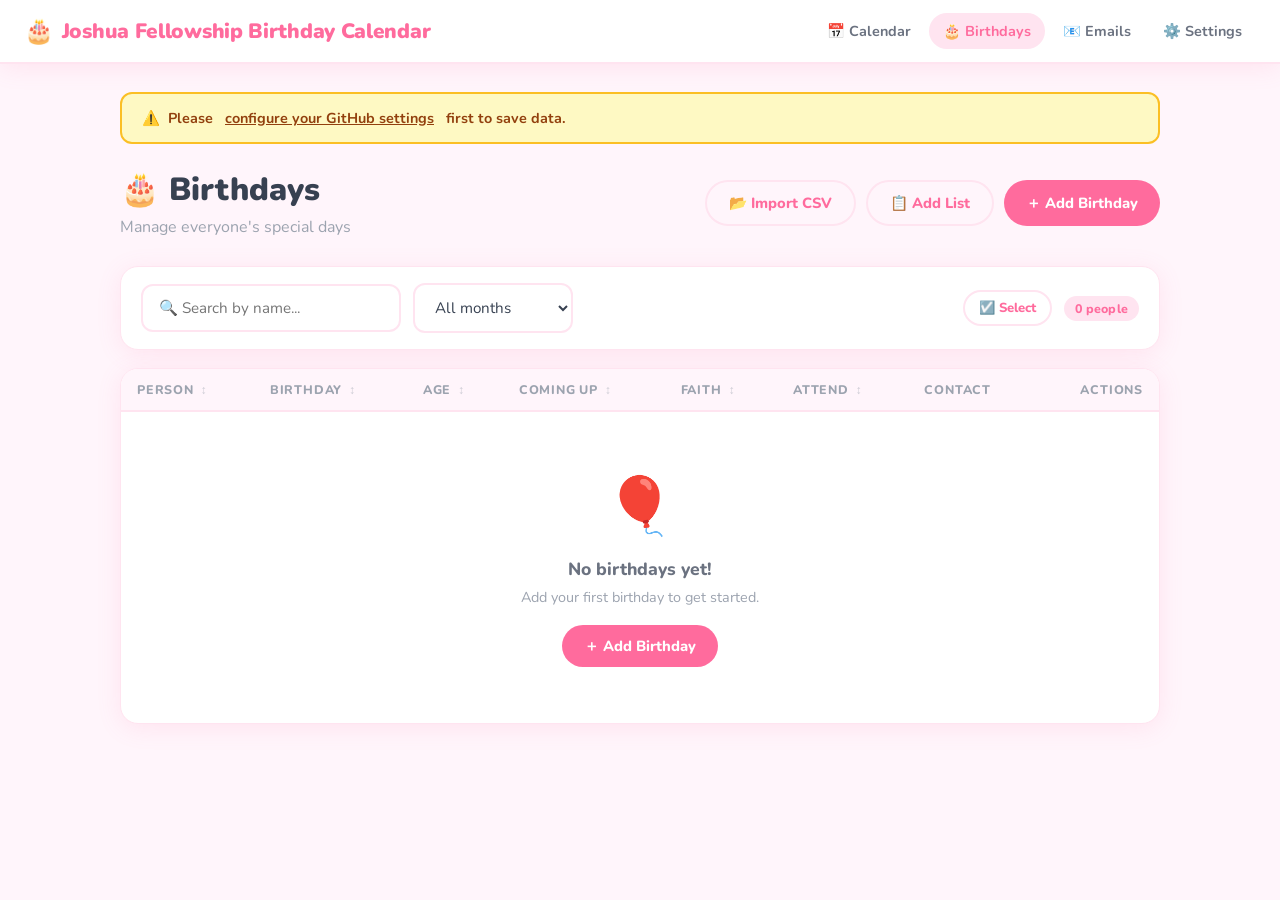
<file: docs/birthdays.html>
<!DOCTYPE html>
<html lang="en">
<head>
  <meta charset="UTF-8" />
  <meta name="viewport" content="width=device-width, initial-scale=1.0" />
  <title>🎂 Joshua Fellowship Birthday Calendar — Birthdays</title>
  <link rel="stylesheet" href="css/app.css" />
  <style>
    .contact-icon {
      width: 28px; height: 28px; border-radius: 50%;
      border: none; cursor: pointer; font-size: 1rem;
      display: inline-flex; align-items: center; justify-content: center;
      background: var(--bg); transition: background 0.2s;
    }
    .contact-icon:hover { background: var(--primary-light); }

    .contact-popover {
      position: fixed;
      background: white;
      border: 1.5px solid var(--border);
      border-radius: var(--radius-sm);
      padding: 12px 16px;
      box-shadow: 0 8px 24px rgba(0,0,0,0.14);
      z-index: 300;
      min-width: 180px;
      animation: popIn 0.15s ease;
      display: none;
    }
    .contact-popover.open { display: block; }
    .contact-popover-row {
      display: flex; align-items: center; gap: 8px;
      font-size: 0.88rem; font-weight: 700; padding: 4px 0;
    }
    .contact-popover-row span { color: var(--text-muted); font-weight: 600; word-break: break-all; }

    #sort-header-row th { white-space: nowrap; }
    #sort-header-row th[onclick]:hover { background: var(--primary-light); color: var(--primary); }
    .sort-icon { font-size: 0.75rem; opacity: 0.5; margin-left: 3px; }
  </style>
</head>
<body>

<nav class="app-nav" id="app-nav"></nav>

<div class="container">

  <div class="config-banner" id="config-banner" style="display:none">
    ⚠️ &nbsp;Please <a href="settings.html"><strong>configure your GitHub settings</strong></a> first to save data.
  </div>

  <div class="page-header flex-between">
    <div>
      <h1>🎂 Birthdays</h1>
      <p>Manage everyone's special days</p>
    </div>
    <div style="display:flex;gap:10px">
      <button class="btn btn-ghost" onclick="openImportModal()">📂 Import CSV</button>
      <button class="btn btn-ghost" onclick="openBulkBirthdayModal()">📋 Add List</button>
      <button class="btn btn-primary" onclick="openAddModal()">＋ Add Birthday</button>
    </div>
  </div>

  <!-- Bulk delete bar -->
  <div id="bulk-delete-bar" style="display:none;background:var(--danger-light);border:1.5px solid var(--danger);border-radius:var(--radius-sm);padding:12px 18px;margin-bottom:14px;align-items:center;gap:12px;flex-wrap:wrap">
    <span id="bulk-delete-count" style="font-weight:800;color:#DC2626;font-size:0.92rem;flex:1">Tap rows to select</span>
    <button class="btn btn-danger btn-sm" onclick="confirmBulkDelete()">🗑️ Delete Selected</button>
    <button class="btn btn-ghost btn-sm" onclick="toggleSelectMode()">✕ Done</button>
  </div>

  <!-- Search & filter -->
  <div class="card mb-3" style="padding:16px 20px">
    <div style="display:flex;gap:12px;flex-wrap:wrap;align-items:center">
      <input type="search" id="search-input" class="form-control" placeholder="🔍 Search by name..." style="max-width:260px" oninput="filterBirthdays()" />
      <select id="filter-month" class="form-control" style="max-width:160px" onchange="filterBirthdays()">
        <option value="">All months</option>
        <option value="1">January</option>
        <option value="2">February</option>
        <option value="3">March</option>
        <option value="4">April</option>
        <option value="5">May</option>
        <option value="6">June</option>
        <option value="7">July</option>
        <option value="8">August</option>
        <option value="9">September</option>
        <option value="10">October</option>
        <option value="11">November</option>
        <option value="12">December</option>
      </select>
<button class="btn btn-ghost btn-sm" id="select-mode-btn" onclick="toggleSelectMode()" style="margin-left:auto">☑️ Select</button>
      <span id="count-label" class="badge badge-pink"></span>
    </div>
  </div>

  <!-- Table -->
  <div class="card" style="padding:0;overflow:hidden">
    <div class="table-wrap">
      <table class="table-cute">
        <thead>
          <tr id="sort-header-row">
            <th onclick="setSort('name')"      style="cursor:pointer;user-select:none" id="sh-name">Person <span class="sort-icon">↕</span></th>
            <th onclick="setSort('birthday')"  style="cursor:pointer;user-select:none" id="sh-birthday">Birthday <span class="sort-icon">↕</span></th>
            <th onclick="setSort('age')"       style="cursor:pointer;user-select:none" id="sh-age">Age <span class="sort-icon">↕</span></th>
            <th onclick="setSort('upcoming')"  style="cursor:pointer;user-select:none" id="sh-upcoming">Coming up <span class="sort-icon">↕</span></th>
            <th onclick="setSort('christian')" style="cursor:pointer;user-select:none" id="sh-christian">Faith <span class="sort-icon">↕</span></th>
            <th onclick="setSort('attends')"   style="cursor:pointer;user-select:none" id="sh-attends">Attend <span class="sort-icon">↕</span></th>
            <th>Contact</th>
            <th style="text-align:right">Actions</th>
          </tr>
        </thead>
        <tbody id="birthday-tbody">
          <tr id="loading-row">
            <td colspan="6" style="text-align:center;padding:40px;color:var(--text-light)">
              Loading... 🎂
            </td>
          </tr>
        </tbody>
      </table>
    </div>
    <div class="empty-state" id="empty-state" style="display:none">
      <div class="empty-icon">🎈</div>
      <h3>No birthdays yet!</h3>
      <p>Add your first birthday to get started.</p>
      <button class="btn btn-primary mt-3" onclick="openAddModal()">＋ Add Birthday</button>
    </div>
  </div>
</div>

<!-- Add / Edit Modal -->
<div class="modal-overlay" id="birthday-modal">
  <div class="modal" style="max-width:860px;width:90vw">
    <div class="modal-header">
      <h2 id="form-title">🎂 Add Birthday</h2>
      <button class="modal-close" onclick="closeModal('birthday-modal')">✕</button>
    </div>

    <form id="birthday-form" onsubmit="saveBirthday(event)">
      <input type="hidden" id="edit-id" />

      <div class="form-group">
        <label class="form-label">Name ✨</label>
        <input type="text" id="f-name" class="form-control" placeholder="Full name" required />
      </div>

      <div class="grid-2">
        <div class="form-group">
          <label class="form-label">Month 📅</label>
          <select id="f-month" class="form-control" required>
            <option value="">Select month</option>
            <option value="1">January</option>
            <option value="2">February</option>
            <option value="3">March</option>
            <option value="4">April</option>
            <option value="5">May</option>
            <option value="6">June</option>
            <option value="7">July</option>
            <option value="8">August</option>
            <option value="9">September</option>
            <option value="10">October</option>
            <option value="11">November</option>
            <option value="12">December</option>
          </select>
        </div>
        <div class="form-group">
          <label class="form-label">Day 🗓️</label>
          <input type="number" id="f-day" class="form-control" placeholder="Day" min="1" max="31" required />
        </div>
      </div>

      <div class="form-group">
        <label class="form-label">Year (optional) 🎊</label>
        <input type="number" id="f-year" class="form-control" placeholder="e.g. 1995" min="1900" max="2025" />
        <div class="form-hint">Leave blank if year is unknown</div>
      </div>

      <div class="form-group">
        <label class="form-label">Gender 👤</label>
        <div class="toggle-group">
          <button type="button" class="toggle-btn" data-val="male" onclick="selectToggle('gender', this)">👦 Male</button>
          <button type="button" class="toggle-btn" data-val="female" onclick="selectToggle('gender', this)">👧 Female</button>
        </div>
        <input type="hidden" id="f-gender" value="male" />
      </div>

      <div class="form-group">
        <label class="form-label">Faith 🕊️</label>
        <div class="toggle-group">
          <button type="button" class="toggle-btn" data-val="true" onclick="selectToggle('christian', this)">✝️ Christian</button>
          <button type="button" class="toggle-btn" data-val="false" onclick="selectToggle('christian', this)">🌸 Non-Christian</button>
        </div>
        <input type="hidden" id="f-christian" value="false" />
      </div>

      <div class="form-group">
        <label class="form-label">Attends Fellowship 🏛️</label>
        <div class="toggle-group">
          <button type="button" class="toggle-btn" data-val="true" onclick="selectToggle('attends', this)">✅ Often</button>
          <button type="button" class="toggle-btn" data-val="false" onclick="selectToggle('attends', this)">🔸 Not Often</button>
        </div>
        <input type="hidden" id="f-attends" value="true" />
      </div>

      <div class="form-group">
        <label class="form-label">Contact 📬</label>
        <div style="display:flex;flex-direction:column;gap:8px">
          <div style="display:flex;align-items:center;gap:8px">
            <span style="width:28px;text-align:center">💬</span>
            <input type="text" id="f-wechat" class="form-control" placeholder="WeChat ID" />
          </div>
          <div style="display:flex;align-items:center;gap:8px">
            <span style="width:28px;text-align:center">📱</span>
            <input type="text" id="f-whatsapp" class="form-control" placeholder="WhatsApp number" />
          </div>
          <div style="display:flex;align-items:center;gap:8px">
            <span style="width:28px;text-align:center">✉️</span>
            <input type="email" id="f-email" class="form-control" placeholder="Email address" />
          </div>
        </div>
      </div>

      <div class="divider"></div>

      <div style="display:flex;gap:10px;justify-content:flex-end">
        <button type="button" class="btn btn-ghost" onclick="closeModal('birthday-modal')">Cancel</button>
        <button type="submit" class="btn btn-primary" id="save-btn">💾 Save Birthday</button>
      </div>
    </form>
  </div>
</div>

<!-- Delete confirm modal -->
<div class="modal-overlay" id="delete-modal">
  <div class="modal" style="max-width:380px">
    <div class="modal-header">
      <h2>🗑️ Delete Birthday?</h2>
      <button class="modal-close" onclick="closeModal('delete-modal')">✕</button>
    </div>
    <p style="color:var(--text-muted);margin-bottom:24px">This will permanently remove <strong id="delete-name"></strong> from your list.</p>
    <div style="display:flex;gap:10px;justify-content:flex-end">
      <button class="btn btn-ghost" onclick="closeModal('delete-modal')">Cancel</button>
      <button class="btn btn-danger" onclick="confirmDelete()">🗑️ Delete</button>
    </div>
  </div>
</div>

<!-- Bulk add birthdays modal -->
<div class="modal-overlay" id="bulk-birthday-modal">
  <div class="modal" style="max-width:540px">
    <div class="modal-header">
      <h2>📋 Add Multiple Birthdays</h2>
      <button class="modal-close" onclick="closeModal('bulk-birthday-modal')">✕</button>
    </div>
    <div id="bulk-bday-rows" style="display:flex;flex-direction:column;gap:14px;max-height:60vh;overflow-y:auto;padding-right:4px"></div>
    <button class="btn btn-ghost" style="width:100%;margin-top:14px;border-style:dashed" onclick="addBulkRow()">＋ Add Another Person</button>
    <div style="display:flex;gap:10px;justify-content:flex-end;margin-top:16px">
      <button class="btn btn-ghost" onclick="closeModal('bulk-birthday-modal')">Cancel</button>
      <button class="btn btn-primary" id="bulk-bday-save-btn" onclick="saveBulkBirthdays()">💾 Save All</button>
    </div>
  </div>
</div>

<!-- Import CSV modal -->
<div class="modal-overlay" id="import-modal">
  <div class="modal" style="max-width:640px">
    <div class="modal-header">
      <h2>📂 Import CSV</h2>
      <button class="modal-close" onclick="closeImportModal()">✕</button>
    </div>

    <!-- Step 1: Upload -->
    <div id="import-step-1">
      <div style="border:2px dashed var(--border);border-radius:var(--radius-sm);padding:32px;text-align:center;cursor:pointer;transition:all 0.2s;background:var(--bg)"
           id="drop-zone"
           ondragover="onDragOver(event)" ondragleave="onDragLeave(event)" ondrop="onDrop(event)"
           onclick="document.getElementById('csv-file').click()">
        <div style="font-size:2.5rem;margin-bottom:10px">📄</div>
        <div style="font-weight:800;margin-bottom:4px">Drop your CSV here or click to browse</div>
        <div style="font-size:0.85rem;color:var(--text-light)">Accepts .csv files</div>
      </div>
      <input type="file" id="csv-file" accept=".csv" style="display:none" onchange="handleFileSelect(event)" />

      <div class="card mt-3" style="background:var(--accent-light);border-color:var(--accent);padding:14px 18px">
        <div style="font-weight:800;margin-bottom:6px;font-size:0.88rem">📋 Expected columns (any order, auto-detected):</div>
        <div style="font-size:0.82rem;color:var(--text-muted);display:flex;flex-wrap:wrap;gap:6px">
          <span class="badge badge-pink">name <em style="font-weight:400">(required)</em></span>
          <span class="badge badge-blue">month <em style="font-weight:400">or</em> birth_month</span>
          <span class="badge badge-blue">day <em style="font-weight:400">or</em> birth_day</span>
          <span class="badge badge-purple">year <em style="font-weight:400">(optional)</em></span>
          <span class="badge badge-green">gender <em style="font-weight:400">male/female</em></span>
          <span class="badge badge-yellow">christian <em style="font-weight:400">true/false/yes/no</em></span>
          <span class="badge badge-green">attends <em style="font-weight:400">true/false/yes/no</em></span>
          <span class="badge badge-purple">wechat <em style="font-weight:400">(optional)</em></span>
          <span class="badge badge-purple">whatsapp <em style="font-weight:400">(optional)</em></span>
          <span class="badge badge-purple">contact_email <em style="font-weight:400">(optional)</em></span>
        </div>
      </div>

      <div style="margin-top:12px;font-size:0.82rem;color:var(--text-light);text-align:center">
        💡 Download a <a href="#" onclick="downloadTemplate();return false" style="color:var(--primary)">sample template</a> to get started
      </div>
    </div>

    <!-- Step 2: Preview -->
    <div id="import-step-2" style="display:none">
      <div id="import-summary" style="margin-bottom:14px"></div>
      <div style="max-height:280px;overflow-y:auto;border:1.5px solid var(--border);border-radius:var(--radius-sm)">
        <table class="table-cute" id="import-preview-table">
          <thead>
            <tr>
              <th>Name</th><th>Date</th><th>Gender</th><th>Faith</th><th>Fellowship</th><th>Contact</th><th>Status</th>
            </tr>
          </thead>
          <tbody id="import-preview-body"></tbody>
        </table>
      </div>
      <div style="display:flex;gap:10px;justify-content:flex-end;margin-top:18px">
        <button class="btn btn-ghost" onclick="resetImport()">← Back</button>
        <button class="btn btn-primary" id="import-confirm-btn" onclick="confirmImport()">✅ Import All</button>
      </div>
    </div>
  </div>
</div>

<!-- Contact popover -->
<div class="contact-popover" id="contact-popover"></div>

<script src="js/api.js"></script>
<script src="js/app.js"></script>
<script>
  let allBirthdays = [];
  let deleteId = null;

  // Toggle button selection
  const toggleState = { gender: 'male', christian: 'false', attends: 'true' };

  function selectToggle(group, btn) {
    const parent = btn.closest('.toggle-group');
    parent.querySelectorAll('.toggle-btn').forEach(b => b.classList.remove('active'));
    btn.classList.add('active');
    toggleState[group] = btn.dataset.val;
    document.getElementById(`f-${group}`).value = btn.dataset.val;
  }

  function setToggle(group, val) {
    const str = String(val);
    toggleState[group] = str;
    document.getElementById(`f-${group}`).value = str;
    document.querySelectorAll(`[onclick="selectToggle('${group}', this)"]`).forEach(b => {
      b.classList.toggle('active', b.dataset.val === str);
    });
  }

  // ── Load ────────────────────────────────────────────────────────────
  async function loadBirthdays() {
    try {
      allBirthdays = await API.getBirthdays();
    } catch (e) {
      toast('Could not load birthdays. Check Settings.', 'error');
      allBirthdays = [];
    }
    renderTable(allBirthdays);
  }

  // ── Sort state ──────────────────────────────────────────────────────
  let sortKey = 'upcoming', sortAsc = true;

  function setSort(key) {
    if (sortKey === key) sortAsc = !sortAsc;
    else { sortKey = key; sortAsc = true; }
    // Update header icons
    ['name','birthday','age','upcoming','christian','attends','gender'].forEach(k => {
      const el = document.getElementById('sh-' + k);
      if (!el) return;
      const icon = el.querySelector('.sort-icon');
      if (k === sortKey) icon.textContent = sortAsc ? '↑' : '↓';
      else icon.textContent = '↕';
    });
    filterBirthdays();
  }

  function applySortAndFilter(list) {
    return [...list].sort((a, b) => {
      let av, bv;
      if (sortKey === 'upcoming') {
        av = daysUntil(a.month, a.day); bv = daysUntil(b.month, b.day);
      } else if (sortKey === 'birthday') {
        av = parseInt(a.month) * 100 + parseInt(a.day);
        bv = parseInt(b.month) * 100 + parseInt(b.day);
      } else if (sortKey === 'age') {
        av = a.year ? parseInt(a.year) : 9999; bv = b.year ? parseInt(b.year) : 9999;
        // younger = higher year number, so flip: ascending age = lower year
        return sortAsc ? bv - av : av - bv;
      } else if (sortKey === 'name') {
        av = a.name.toLowerCase(); bv = b.name.toLowerCase();
        return sortAsc ? av.localeCompare(bv) : bv.localeCompare(av);
      } else if (sortKey === 'christian') {
        av = a.christian ? 0 : 1; bv = b.christian ? 0 : 1;
      } else if (sortKey === 'attends') {
        av = a.attends !== false ? 0 : 1; bv = b.attends !== false ? 0 : 1;
      } else if (sortKey === 'gender') {
        av = a.gender || 'z'; bv = b.gender || 'z';
        return sortAsc ? av.localeCompare(bv) : bv.localeCompare(av);
      }
      return sortAsc ? av - bv : bv - av;
    });
  }

  // ── Render table ────────────────────────────────────────────────────
  function renderTable(list) {
    const tbody = document.getElementById('birthday-tbody');
    document.getElementById('loading-row')?.remove();
    document.getElementById('count-label').textContent = `${list.length} ${list.length === 1 ? 'person' : 'people'}`;

    if (!list.length) {
      tbody.innerHTML = '';
      document.getElementById('empty-state').style.display = 'block';
      return;
    }

    document.getElementById('empty-state').style.display = 'none';

    const sorted = applySortAndFilter(list);

    tbody.innerHTML = sorted.map(b => {
      const days = daysUntil(b.month, b.day);
      const { text, cls } = upcomingLabel(days);
      const age = getAge(b.year);
      const today0 = new Date(); today0.setHours(0,0,0,0);
      const bdThisYear = new Date(today0.getFullYear(), parseInt(b.month)-1, parseInt(b.day));
      const birthdayPassed = bdThisYear <= today0;
      return `
        <tr id="tr-${b.id}" onclick="onRowClick('${b.id}',event)" style="cursor:default">
          <td>
            <div style="display:flex;align-items:center;gap:10px">
              <div style="width:36px;height:36px;border-radius:50%;background:${avatarBg(b.gender)};display:flex;align-items:center;justify-content:center;font-size:1.1rem;flex-shrink:0">${genderEmoji(b.gender)}</div>
              <div style="font-weight:800;color:${b.gender==='female'?'#EC4899':b.gender==='male'?'#3B82F6':'var(--text)'}">${b.name}</div>
            </div>
          </td>
          <td><span style="font-weight:700">${formatDate(b.year, b.month, b.day)}</span></td>
          <td>${age !== null ? `<span class="badge badge-green">🎂 ${birthdayPassed ? age : age - 1}</span>` : '<span style="color:var(--text-light)">—</span>'}</td>
          <td><span class="badge ${cls}">${text}</span></td>
          <td><span class="badge ${b.christian ? 'badge-purple' : 'badge-yellow'}">${b.christian ? '✝️ Christian' : '🌸 Non-Christian'}</span></td>
          <td style="text-align:center"><span style="display:inline-block;width:11px;height:11px;border-radius:50%;background:${b.attends !== false ? '#4ADE80' : '#FBBF24'};border:2px solid ${b.attends !== false ? '#16A34A' : '#D97706'}"></span></td>
          <td>
            <div style="display:flex;gap:4px;align-items:center">
              ${b.contact?.wechat   ? `<button class="contact-icon" onclick="showContact(event,'${b.id}','wechat')"   title="WeChat">💬</button>`   : ''}
              ${b.contact?.whatsapp ? `<button class="contact-icon" onclick="showContact(event,'${b.id}','whatsapp')" title="WhatsApp">📱</button>` : ''}
              ${b.contact?.email    ? `<button class="contact-icon" onclick="showContact(event,'${b.id}','email')"    title="Email">✉️</button>`    : ''}
              ${!b.contact?.wechat && !b.contact?.whatsapp && !b.contact?.email ? '<span style="color:var(--text-light);font-size:0.85rem">—</span>' : ''}
            </div>
          </td>
          <td style="text-align:right">
            <button class="btn btn-ghost btn-sm" onclick="editBirthday('${b.id}')">✏️ Edit</button>
            <button class="btn btn-sm" style="background:var(--danger-light);color:var(--danger)" onclick="deleteBirthday('${b.id}','${b.name.replace(/'/g,"\\'")}')">🗑️</button>
          </td>
        </tr>
      `;
    }).join('');
  }

  // ── Filter ──────────────────────────────────────────────────────────
  function filterBirthdays() {
    const q = document.getElementById('search-input').value.toLowerCase();
    const month = document.getElementById('filter-month').value;
    const filtered = allBirthdays.filter(b => {
      const matchName = b.name.toLowerCase().includes(q);
      const matchMonth = !month || String(b.month) === month;
      return matchName && matchMonth;
    });

    renderTable(filtered);
  }

  // ── Add modal ───────────────────────────────────────────────────────
  function openAddModal() {
    document.getElementById('form-title').textContent = '🎂 Add Birthday';
    document.getElementById('birthday-form').reset();
    document.getElementById('edit-id').value = '';
    document.getElementById('save-btn').textContent = '💾 Save Birthday';

    // Auto-fill today's date
    const now = new Date();
    document.getElementById('f-month').value = now.getMonth() + 1;
    document.getElementById('f-day').value = now.getDate();

    // Reset toggles and contact fields
    setToggle('gender', 'male');
    setToggle('christian', 'false');
    setToggle('attends', 'true');
    document.getElementById('f-wechat').value = '';
    document.getElementById('f-whatsapp').value = '';
    document.getElementById('f-email').value = '';

    openModal('birthday-modal');
  }

  // ── Edit modal ──────────────────────────────────────────────────────
  function editBirthday(id) {
    const b = allBirthdays.find(x => x.id === id);
    if (!b) return;

    document.getElementById('form-title').textContent = '✏️ Edit Birthday';
    document.getElementById('edit-id').value = b.id;
    document.getElementById('f-name').value = b.name;
    document.getElementById('f-month').value = b.month;
    document.getElementById('f-day').value = b.day;
    document.getElementById('f-year').value = b.year || '';
    document.getElementById('save-btn').textContent = '💾 Update Birthday';

    setToggle('gender', b.gender || 'male');
    setToggle('christian', String(b.christian));
    setToggle('attends', String(b.attends !== false));
    document.getElementById('f-wechat').value   = b.contact?.wechat   || '';
    document.getElementById('f-whatsapp').value = b.contact?.whatsapp || '';
    document.getElementById('f-email').value    = b.contact?.email    || '';

    openModal('birthday-modal');
  }

  // ── Save ────────────────────────────────────────────────────────────
  async function saveBirthday(e) {
    e.preventDefault();

    if (!API.isConfigured()) {
      toast('Please configure GitHub settings first! ⚙️', 'warning');
      return;
    }

    const btn = document.getElementById('save-btn');
    btn.disabled = true;
    btn.textContent = 'Saving...';

    const editId = document.getElementById('edit-id').value;
    const entry = {
      id: editId || generateId(),
      name: document.getElementById('f-name').value.trim(),
      month: parseInt(document.getElementById('f-month').value),
      day: parseInt(document.getElementById('f-day').value),
      year: parseInt(document.getElementById('f-year').value) || null,
      gender: document.getElementById('f-gender').value || 'male',
      christian: document.getElementById('f-christian').value === 'true',
      attends: document.getElementById('f-attends').value === 'true',
      contact: {
        wechat:   document.getElementById('f-wechat').value.trim() || null,
        whatsapp: document.getElementById('f-whatsapp').value.trim() || null,
        email:    document.getElementById('f-email').value.trim() || null,
      },
    };

    try {
      let list;
      if (editId) {
        list = allBirthdays.map(b => b.id === editId ? entry : b);
      } else {
        list = [...allBirthdays, entry];
      }
      await API.saveBirthdays(list);
      allBirthdays = list;
      renderTable(allBirthdays);
      closeModal('birthday-modal');
      toast(editId ? `Updated ${entry.name}! ✏️` : `Added ${entry.name}! 🎉`); notifyDeploying();
    } catch (err) {
      toast('Save failed: ' + err.message, 'error');
    } finally {
      btn.disabled = false;
      btn.textContent = '💾 Save Birthday';
    }
  }

  // ── Delete ──────────────────────────────────────────────────────────
  function deleteBirthday(id, name) {
    deleteId = id;
    document.getElementById('delete-name').textContent = name;
    openModal('delete-modal');
  }

  async function confirmDelete() {
    if (!deleteId) return;
    try {
      const list = allBirthdays.filter(b => b.id !== deleteId);
      await API.saveBirthdays(list);
      allBirthdays = list;
      renderTable(allBirthdays);
      closeModal('delete-modal');
      toast('Birthday removed 🗑️'); notifyDeploying();
    } catch (err) {
      toast('Delete failed: ' + err.message, 'error');
    }
    deleteId = null;
  }

  loadBirthdays();

  // ── Select mode & bulk delete ─────────────────────────────────────────
  let selectMode = false;
  let selectedIds = new Set();

  function toggleSelectMode() {
    selectMode = !selectMode;
    selectedIds.clear();

    const btn = document.getElementById('select-mode-btn');
    const bar = document.getElementById('bulk-delete-bar');

    if (selectMode) {
      btn.textContent = '✕ Cancel';
      btn.style.background = 'var(--danger-light)';
      btn.style.color = '#DC2626';
      bar.style.display = 'flex';
      updateBulkBar();
      document.querySelectorAll('[id^="tr-"]').forEach(tr => tr.style.cursor = 'pointer');
    } else {
      btn.textContent = '☑️ Select';
      btn.style.background = '';
      btn.style.color = '';
      bar.style.display = 'none';
      document.querySelectorAll('[id^="tr-"]').forEach(tr => {
        tr.style.cursor = 'default';
        tr.style.background = '';
      });
    }
  }

  function onRowClick(id, e) {
    if (!selectMode) return;
    if (e.target.closest('button')) return; // don't intercept action buttons

    const tr = document.getElementById(`tr-${id}`);
    if (selectedIds.has(id)) {
      selectedIds.delete(id);
      tr.style.background = '';
    } else {
      selectedIds.add(id);
      tr.style.background = '#FFF0F7';
      tr.style.outline = '1.5px solid var(--primary)';
    }
    // Reset outline for deselected
    if (!selectedIds.has(id)) tr.style.outline = '';
    updateBulkBar();
  }

  function updateBulkBar() {
    const n = selectedIds.size;
    document.getElementById('bulk-delete-count').textContent =
      n === 0 ? 'Tap rows to select' : `${n} selected`;
    document.querySelector('#bulk-delete-bar .btn-danger').disabled = n === 0;
  }

  async function confirmBulkDelete() {
    if (!selectedIds.size) return;
    if (!confirm(`Delete ${selectedIds.size} birthday${selectedIds.size > 1 ? 's' : ''}? This cannot be undone.`)) return;
    try {
      const list = allBirthdays.filter(b => !selectedIds.has(b.id));
      await API.saveBirthdays(list);
      allBirthdays = list;
      toggleSelectMode();
      renderTable(allBirthdays);
      toast(`Deleted ${selectedIds.size || 'selected'} birthdays 🗑️`); notifyDeploying();
    } catch (err) {
      toast('Delete failed: ' + err.message, 'error');
    }
  }

  // ── Contact popover ───────────────────────────────────────────────────
  const CONTACT_LABELS = { wechat: '💬 WeChat', whatsapp: '📱 WhatsApp', email: '✉️ Email' };

  function showContact(e, id, type) {
    e.stopPropagation();
    const b = allBirthdays.find(x => x.id === id);
    if (!b) return;

    const pop = document.getElementById('contact-popover');

    // Build all available contacts for this person
    const rows = ['wechat','whatsapp','email']
      .filter(t => b.contact?.[t])
      .map(t => `<div class="contact-popover-row">${CONTACT_LABELS[t]} <span>${b.contact[t]}</span></div>`)
      .join('');

    pop.innerHTML = `<div style="font-weight:800;margin-bottom:6px;font-size:0.85rem">${b.name}</div>${rows}`;

    // Position near the clicked button
    const rect = e.currentTarget.getBoundingClientRect();
    const scrollY = window.scrollY;
    pop.style.top  = `${rect.bottom + scrollY + 6}px`;
    pop.style.left = `${Math.min(rect.left, window.innerWidth - 220)}px`;
    pop.classList.add('open');
  }

  document.addEventListener('click', () => {
    document.getElementById('contact-popover').classList.remove('open');
  });

  // ── Bulk Birthday Add ─────────────────────────────────────────────────
  let bulkRowCount = 0;

  function openBulkBirthdayModal() {
    bulkRowCount = 0;
    document.getElementById('bulk-bday-rows').innerHTML = '';
    addBulkRow();
    openModal('bulk-birthday-modal');
  }

  function addBulkRow() {
    const id = bulkRowCount++;
    const now = new Date();
    const container = document.getElementById('bulk-bday-rows');
    const row = document.createElement('div');
    row.id = `bulk-row-${id}`;
    row.style.cssText = 'background:var(--bg);border:1.5px solid var(--border);border-radius:var(--radius-sm);padding:14px 16px;position:relative';
    row.innerHTML = `
      <button type="button" onclick="removeBulkRow(${id})" title="Remove"
        style="position:absolute;top:10px;right:10px;background:var(--danger-light);color:var(--danger);border:none;border-radius:50%;width:24px;height:24px;cursor:pointer;font-size:0.8rem;display:flex;align-items:center;justify-content:center">✕</button>

      <div class="form-group" style="margin-bottom:10px">
        <label class="form-label" style="font-size:0.82rem">Name ✨</label>
        <input type="text" class="form-control br-name" placeholder="Full name" required style="padding:9px 12px" />
      </div>

      <div style="display:grid;grid-template-columns:1fr 1fr 1fr;gap:8px;margin-bottom:10px">
        <div>
          <label class="form-label" style="font-size:0.82rem">Month</label>
          <select class="form-control br-month" style="padding:9px 10px">
            ${['January','February','March','April','May','June','July','August','September','October','November','December']
              .map((m,i) => `<option value="${i+1}" ${i+1 === now.getMonth()+1 ? 'selected' : ''}>${m}</option>`).join('')}
          </select>
        </div>
        <div>
          <label class="form-label" style="font-size:0.82rem">Day</label>
          <input type="number" class="form-control br-day" placeholder="Day" min="1" max="31" value="${now.getDate()}" style="padding:9px 12px" />
        </div>
        <div>
          <label class="form-label" style="font-size:0.82rem">Year <span style="font-weight:400;color:var(--text-light)">(opt)</span></label>
          <input type="number" class="form-control br-year" placeholder="e.g. 1995" min="1900" max="2025" style="padding:9px 12px" />
        </div>
      </div>

      <div style="display:grid;grid-template-columns:1fr 1fr 1fr;gap:8px">
        <div>
          <label class="form-label" style="font-size:0.82rem">Gender</label>
          <div style="display:flex;gap:4px">
            <button type="button" class="toggle-btn br-gender active" data-val="male"
              style="padding:7px 8px;font-size:0.8rem"
              onclick="setBulkToggle(this,'br-gender')">👦 M</button>
            <button type="button" class="toggle-btn br-gender"  data-val="female"
              style="padding:7px 8px;font-size:0.8rem"
              onclick="setBulkToggle(this,'br-gender')">👧 F</button>
          </div>
        </div>
        <div>
          <label class="form-label" style="font-size:0.82rem">Faith</label>
          <div style="display:flex;gap:4px">
            <button type="button" class="toggle-btn br-christian" data-val="true"
              style="padding:7px 8px;font-size:0.8rem"
              onclick="setBulkToggle(this,'br-christian')">✝️</button>
            <button type="button" class="toggle-btn br-christian active" data-val="false"
              style="padding:7px 8px;font-size:0.8rem"
              onclick="setBulkToggle(this,'br-christian')">🌸</button>
          </div>
        </div>
        <div>
          <label class="form-label" style="font-size:0.82rem">Fellowship</label>
          <div style="display:flex;gap:4px">
            <button type="button" class="toggle-btn br-attends active" data-val="true"
              style="padding:7px 8px;font-size:0.8rem"
              onclick="setBulkToggle(this,'br-attends')">✅</button>
            <button type="button" class="toggle-btn br-attends" data-val="false"
              style="padding:7px 8px;font-size:0.8rem"
              onclick="setBulkToggle(this,'br-attends')">🔸</button>
          </div>
        </div>
      </div>

      <div style="margin-top:10px;display:flex;flex-direction:column;gap:6px">
        <label class="form-label" style="font-size:0.82rem">Contact <span style="font-weight:400;color:var(--text-light)">(optional)</span></label>
        <div style="display:flex;align-items:center;gap:8px">
          <span style="width:22px;text-align:center">💬</span>
          <input type="text" class="form-control br-wechat" placeholder="WeChat ID" style="padding:8px 12px;font-size:0.88rem" />
        </div>
        <div style="display:flex;align-items:center;gap:8px">
          <span style="width:22px;text-align:center">📱</span>
          <input type="text" class="form-control br-whatsapp" placeholder="WhatsApp number" style="padding:8px 12px;font-size:0.88rem" />
        </div>
        <div style="display:flex;align-items:center;gap:8px">
          <span style="width:22px;text-align:center">✉️</span>
          <input type="email" class="form-control br-email" placeholder="Email address" style="padding:8px 12px;font-size:0.88rem" />
        </div>
      </div>
    `;
    container.appendChild(row);
    row.querySelector('.br-name').focus();
  }

  function removeBulkRow(id) {
    const el = document.getElementById(`bulk-row-${id}`);
    if (el) el.remove();
  }

  function setBulkToggle(btn, cls) {
    const row = btn.closest(`[id^="bulk-row-"]`);
    row.querySelectorAll(`.${cls}`).forEach(b => b.classList.remove('active'));
    btn.classList.add('active');
  }

  function getBulkRowValue(row, cls) {
    return row.querySelector(`.${cls}.active`)?.dataset.val;
  }

  async function saveBulkBirthdays() {
    if (!API.isConfigured()) { toast('Configure GitHub settings first! ⚙️', 'warning'); return; }

    const rows = document.querySelectorAll('[id^="bulk-row-"]');
    const toAdd = [];

    for (const row of rows) {
      const name  = row.querySelector('.br-name').value.trim();
      const month = parseInt(row.querySelector('.br-month').value);
      const day   = parseInt(row.querySelector('.br-day').value);
      const year  = parseInt(row.querySelector('.br-year').value) || null;
      const gender    = getBulkRowValue(row, 'br-gender')    || 'male';
      const christian = getBulkRowValue(row, 'br-christian') === 'true';
      const attends   = getBulkRowValue(row, 'br-attends')   !== 'false';

      const contact = {
        wechat:   row.querySelector('.br-wechat').value.trim()   || null,
        whatsapp: row.querySelector('.br-whatsapp').value.trim() || null,
        email:    row.querySelector('.br-email').value.trim()    || null,
      };
      if (!name || !month || !day) continue;
      toAdd.push({ id: generateId(), name, month, day, year, gender, christian, attends, contact });
    }

    if (!toAdd.length) { toast('Fill in at least one name, month and day.', 'warning'); return; }

    const btn = document.getElementById('bulk-bday-save-btn');
    btn.disabled = true;
    btn.textContent = 'Saving...';

    try {
      const list = [...allBirthdays, ...toAdd];
      await API.saveBirthdays(list);
      allBirthdays = list;
      renderTable(allBirthdays);
      closeModal('bulk-birthday-modal');
      toast(`Added ${toAdd.length} birthday${toAdd.length > 1 ? 's' : ''}! 🎉`); notifyDeploying();
    } catch (err) {
      toast('Save failed: ' + err.message, 'error');
    } finally {
      btn.disabled = false;
      btn.textContent = '💾 Save All';
    }
  }

  // ── CSV Import ────────────────────────────────────────────────────────
  let parsedRows = [];

  function openImportModal() {
    resetImport();
    openModal('import-modal');
  }

  function closeImportModal() {
    closeModal('import-modal');
    resetImport();
  }

  function resetImport() {
    parsedRows = [];
    document.getElementById('import-step-1').style.display = 'block';
    document.getElementById('import-step-2').style.display = 'none';
    document.getElementById('csv-file').value = '';
    const dz = document.getElementById('drop-zone');
    dz.style.borderColor = 'var(--border)';
    dz.style.background = 'var(--bg)';
  }

  function onDragOver(e) {
    e.preventDefault();
    const dz = document.getElementById('drop-zone');
    dz.style.borderColor = 'var(--primary)';
    dz.style.background = 'var(--primary-light)';
  }

  function onDragLeave(e) {
    const dz = document.getElementById('drop-zone');
    dz.style.borderColor = 'var(--border)';
    dz.style.background = 'var(--bg)';
  }

  function onDrop(e) {
    e.preventDefault();
    onDragLeave(e);
    const file = e.dataTransfer.files[0];
    if (file && file.name.endsWith('.csv')) parseCSV(file);
    else toast('Please drop a .csv file', 'warning');
  }

  function handleFileSelect(e) {
    const file = e.target.files[0];
    if (file) parseCSV(file);
  }

  function parseCSV(file) {
    const reader = new FileReader();
    reader.onload = (e) => {
      const text = e.target.result;
      const lines = text.trim().split(/\r?\n/);
      if (lines.length < 2) { toast('CSV seems empty', 'warning'); return; }

      // Parse headers — normalize to lowercase, trim, strip BOM
      const headers = lines[0].replace(/^\uFEFF/, '').split(',').map(h => h.trim().toLowerCase().replace(/['"]/g, ''));

      // Map column names flexibly
      const col = (names) => {
        for (const n of names) {
          const i = headers.indexOf(n);
          if (i !== -1) return i;
        }
        return -1;
      };

      const iName      = col(['name', 'full name', 'fullname', 'person']);
      const iMonth     = col(['month', 'birth_month', 'birthmonth', 'bday_month']);
      const iDay       = col(['day', 'birth_day', 'birthday', 'bday_day', 'date']);
      const iYear      = col(['year', 'birth_year', 'birthyear', 'bday_year']);
      const iGender    = col(['gender', 'sex']);
      const iChristian = col(['christian', 'faith', 'religion', 'is_christian']);
      const iAttends   = col(['attends', 'fellowship', 'attends_fellowship', 'often']);
      const iWechat    = col(['wechat', 'wechat_id', 'wechat id']);
      const iWhatsapp  = col(['whatsapp', 'whatsapp_number', 'whatsapp number', 'phone']);
      const iEmail     = col(['contact_email', 'contact email', 'email']);

      if (iName === -1 || iMonth === -1 || iDay === -1) {
        toast('Could not find required columns: name, month, day', 'error');
        return;
      }

      parsedRows = [];
      const errors = [];

      for (let i = 1; i < lines.length; i++) {
        if (!lines[i].trim()) continue;

        // Handle quoted fields with commas
        const cols = lines[i].match(/(".*?"|[^",]+)(?=\s*,|\s*$)/g)
                  || lines[i].split(',');
        const get = (idx) => idx === -1 ? '' : (cols[idx] || '').trim().replace(/^"|"$/g, '');

        const name  = get(iName);
        const month = parseInt(get(iMonth));
        const day   = parseInt(get(iDay));
        const year  = parseInt(get(iYear)) || null;

        if (!name) { errors.push(`Row ${i + 1}: missing name`); continue; }
        if (!month || month < 1 || month > 12) { errors.push(`Row ${i + 1}: invalid month`); continue; }
        if (!day || day < 1 || day > 31) { errors.push(`Row ${i + 1}: invalid day`); continue; }

        // Normalize gender
        const rawGender = get(iGender).toLowerCase();
        let gender = 'other';
        if (['male', 'm', 'boy', 'man'].includes(rawGender)) gender = 'male';
        else if (['female', 'f', 'girl', 'woman'].includes(rawGender)) gender = 'female';

        // Normalize christian
        const rawFaith = get(iChristian).toLowerCase();
        const christian = ['true', 'yes', '1', 'christian'].includes(rawFaith);

        // Normalize attends (default true if column absent)
        const rawAttends = get(iAttends).toLowerCase();
        const attends = iAttends === -1 ? true : !['false', 'no', '0', 'not often'].includes(rawAttends);

        // Contact fields
        const contact = {
          wechat:   get(iWechat)   || null,
          whatsapp: get(iWhatsapp) || null,
          email:    get(iEmail)    || null,
        };

        // Check duplicate by name + month + day
        const isDup = allBirthdays.some(b => b.name.toLowerCase() === name.toLowerCase() && b.month === month && b.day === day);

        parsedRows.push({ id: generateId(), name, month, day, year, gender, christian, attends, contact, _dup: isDup, _error: null });
      }

      if (errors.length) toast(`⚠️ Skipped ${errors.length} row(s): ${errors[0]}`, 'warning');

      showPreview();
    };
    reader.readAsText(file);
  }

  function showPreview() {
    const valid = parsedRows.filter(r => !r._dup);
    const dups  = parsedRows.filter(r => r._dup);

    document.getElementById('import-summary').innerHTML = `
      <div style="display:flex;gap:8px;flex-wrap:wrap;margin-bottom:2px">
        <span class="badge badge-green">✅ ${valid.length} new</span>
        ${dups.length ? `<span class="badge badge-yellow">⚠️ ${dups.length} duplicate${dups.length > 1 ? 's' : ''} (will skip)</span>` : ''}
        <span class="badge badge-pink">${parsedRows.length} total rows</span>
      </div>
    `;

    document.getElementById('import-confirm-btn').textContent = `✅ Import ${valid.length} Birthdays`;
    document.getElementById('import-confirm-btn').disabled = valid.length === 0;

    const tbody = document.getElementById('import-preview-body');
    tbody.innerHTML = parsedRows.map(r => `
      <tr style="${r._dup ? 'opacity:0.5' : ''}">
        <td><strong>${r.name}</strong></td>
        <td>${formatDate(r.year, r.month, r.day)}</td>
        <td>${genderEmoji(r.gender)} ${r.gender}</td>
        <td>${r.christian ? '✝️' : '🌸'}</td>
        <td>${r.attends ? '✅' : '🔸'}</td>
        <td style="font-size:0.85rem">
          ${r.contact?.wechat   ? '💬 ' : ''}${r.contact?.whatsapp ? '📱 ' : ''}${r.contact?.email ? '✉️' : ''}
          ${!r.contact?.wechat && !r.contact?.whatsapp && !r.contact?.email ? '—' : ''}
        </td>
        <td>${r._dup ? '<span class="badge badge-yellow">duplicate</span>' : '<span class="badge badge-green">new</span>'}</td>
      </tr>
    `).join('');

    document.getElementById('import-step-1').style.display = 'none';
    document.getElementById('import-step-2').style.display = 'block';
  }

  async function confirmImport() {
    if (!API.isConfigured()) { toast('Configure GitHub settings first! ⚙️', 'warning'); return; }

    const toAdd = parsedRows.filter(r => !r._dup).map(({ _dup, _error, ...b }) => b);
    if (!toAdd.length) return;

    const btn = document.getElementById('import-confirm-btn');
    btn.disabled = true;
    btn.textContent = 'Saving...';

    try {
      const list = [...allBirthdays, ...toAdd];
      await API.saveBirthdays(list);
      allBirthdays = list;
      renderTable(allBirthdays);
      closeImportModal();
      toast(`Imported ${toAdd.length} birthday${toAdd.length > 1 ? 's' : ''}! 🎉`); notifyDeploying();
    } catch (err) {
      toast('Import failed: ' + err.message, 'error');
      btn.disabled = false;
      btn.textContent = `✅ Import ${toAdd.length} Birthdays`;
    }
  }

  function downloadTemplate() {
    const csv = `name,month,day,year,gender,christian,attends,wechat,whatsapp,contact_email\nJane Doe,3,26,1995,female,true,true,jane_wechat,,jane@email.com\nJohn Smith,7,4,1990,male,false,true,,+1234567890,\nAlex Kim,11,15,,female,false,false,,,`;
    const blob = new Blob([csv], { type: 'text/csv' });
    const a = document.createElement('a');
    a.href = URL.createObjectURL(blob);
    a.download = 'birthdays-template.csv';
    a.click();
  }
</script>
</body>
</html>
</file>
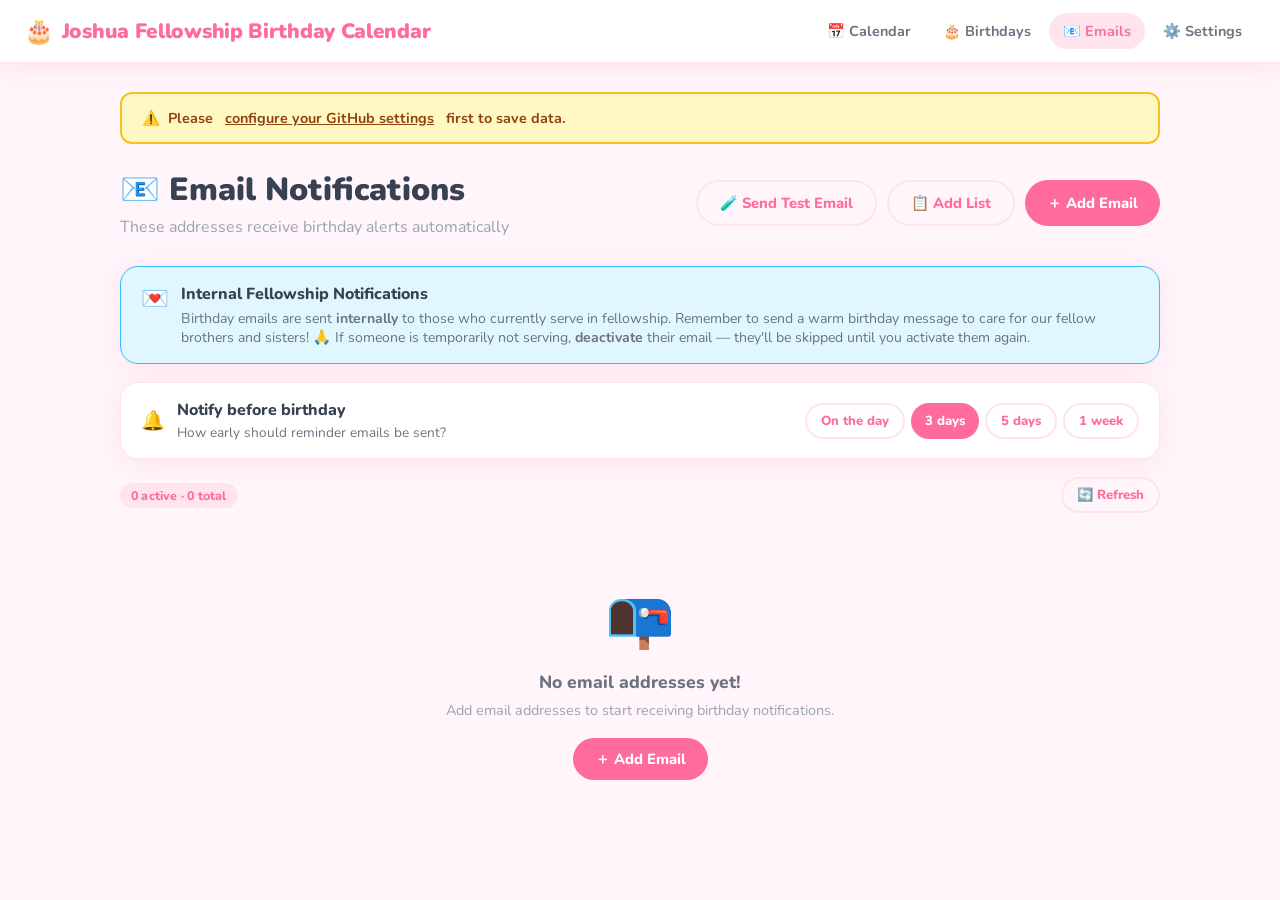
<file: docs/emails.html>
<!DOCTYPE html>
<html lang="en">
<head>
  <meta charset="UTF-8" />
  <meta name="viewport" content="width=device-width, initial-scale=1.0" />
  <title>🎂 Joshua Fellowship Birthday Calendar — Email List</title>
  <link rel="stylesheet" href="css/app.css" />
  <style>
    .email-card {
      display: flex;
      align-items: center;
      gap: 14px;
      padding: 14px 18px;
      background: white;
      border-radius: var(--radius-sm);
      border: 1.5px solid var(--border);
      transition: all 0.2s;
    }
    .email-card:hover { border-color: var(--primary); box-shadow: var(--shadow); }
    .email-avatar {
      width: 40px;
      height: 40px;
      border-radius: 50%;
      background: var(--primary-light);
      display: flex;
      align-items: center;
      justify-content: center;
      font-size: 1.2rem;
      flex-shrink: 0;
    }
    .email-address { font-weight: 700; font-size: 0.95rem; word-break: break-all; }
    .email-added { font-size: 0.78rem; color: var(--text-light); margin-top: 2px; }
    .email-grid { display: flex; flex-direction: column; gap: 10px; }
  </style>
</head>
<body>

<nav class="app-nav" id="app-nav"></nav>

<div class="container">

  <div class="config-banner" id="config-banner" style="display:none">
    ⚠️ &nbsp;Please <a href="settings.html"><strong>configure your GitHub settings</strong></a> first to save data.
  </div>

  <div class="page-header flex-between">
    <div>
      <h1>📧 Email Notifications</h1>
      <p>These addresses receive birthday alerts automatically</p>
    </div>
    <div style="display:flex;gap:10px">
      <button class="btn btn-ghost" onclick="sendTestEmail()" id="test-btn">🧪 Send Test Email</button>
      <button class="btn btn-ghost" onclick="openBulkModal()">📋 Add List</button>
      <button class="btn btn-primary" onclick="openAddModal()">＋ Add Email</button>
    </div>
  </div>

  <!-- Info card -->
  <div class="card mb-3" style="background:var(--accent-light);border-color:var(--accent);padding:16px 20px">
    <div style="display:flex;align-items:flex-start;gap:12px">
      <span style="font-size:1.4rem">💌</span>
      <div>
        <div style="font-weight:800;margin-bottom:4px">Internal Fellowship Notifications</div>
        <div style="font-size:0.88rem;color:var(--text-muted)">
          Birthday emails are sent <strong>internally</strong> to those who currently serve in fellowship. Remember to send a warm birthday message to care for our fellow brothers and sisters! 🙏 If someone is temporarily not serving, <strong>deactivate</strong> their email — they'll be skipped until you activate them again.
        </div>
      </div>
    </div>
  </div>

  <!-- Notification timing -->
  <div class="card mb-3" style="padding:16px 20px">
    <div style="display:flex;align-items:center;gap:12px;flex-wrap:wrap">
      <span style="font-size:1.2rem">🔔</span>
      <div style="flex:1;min-width:160px">
        <div style="font-weight:800;margin-bottom:2px">Notify before birthday</div>
        <div style="font-size:0.85rem;color:var(--text-muted)">How early should reminder emails be sent?</div>
      </div>
      <div style="display:flex;gap:6px;flex-wrap:wrap" id="days-ahead-btns">
        <button class="btn btn-ghost btn-sm days-btn" data-days="0" onclick="setDaysAhead(0)">On the day</button>
        <button class="btn btn-ghost btn-sm days-btn" data-days="3" onclick="setDaysAhead(3)">3 days</button>
        <button class="btn btn-ghost btn-sm days-btn" data-days="5" onclick="setDaysAhead(5)">5 days</button>
        <button class="btn btn-ghost btn-sm days-btn" data-days="7" onclick="setDaysAhead(7)">1 week</button>
      </div>
    </div>
  </div>

  <!-- Email count -->
  <div class="flex-between mb-2">
    <span id="email-count" class="badge badge-pink">0 recipients</span>
    <button class="btn btn-ghost btn-sm" onclick="loadEmails()">🔄 Refresh</button>
  </div>

  <!-- Active emails -->
  <div id="section-active" style="display:none;margin-bottom:24px">
    <div style="font-weight:900;font-size:0.88rem;color:var(--text-muted);text-transform:uppercase;letter-spacing:0.05em;margin-bottom:10px">▶ Active</div>
    <div class="email-grid" id="grid-active"></div>
  </div>

  <!-- Inactive emails -->
  <div id="section-inactive" style="display:none;margin-bottom:24px">
    <div style="font-weight:900;font-size:0.88rem;color:var(--text-light);text-transform:uppercase;letter-spacing:0.05em;margin-bottom:10px">⏸ Inactive</div>
    <div class="email-grid" id="grid-inactive"></div>
  </div>

  <div class="empty-state" id="empty-state" style="display:none">
    <div class="empty-icon">📭</div>
    <h3>No email addresses yet!</h3>
    <p>Add email addresses to start receiving birthday notifications.</p>
    <button class="btn btn-primary mt-3" onclick="openAddModal()">＋ Add Email</button>
  </div>
</div>

<!-- Test email picker modal -->
<div class="modal-overlay" id="test-email-modal">
  <div class="modal" style="max-width:420px">
    <div class="modal-header">
      <h2>🧪 Send Test Email</h2>
      <button class="modal-close" onclick="closeModal('test-email-modal')">✕</button>
    </div>
    <p style="color:var(--text-muted);font-size:0.9rem;margin-bottom:16px">
      Select who should receive this test email:
    </p>
    <div id="test-email-list" style="display:flex;flex-direction:column;gap:8px;max-height:260px;overflow-y:auto;margin-bottom:20px"></div>
    <div style="display:flex;gap:10px;justify-content:flex-end">
      <button class="btn btn-ghost" onclick="closeModal('test-email-modal')">Cancel</button>
      <button class="btn btn-primary" id="test-send-btn" onclick="confirmSendTest()">🧪 Send Test</button>
    </div>
  </div>
</div>

<!-- Add email modal -->
<div class="modal-overlay" id="email-modal">
  <div class="modal" style="max-width:440px">
    <div class="modal-header">
      <h2>📧 Add Email</h2>
      <button class="modal-close" onclick="closeModal('email-modal')">✕</button>
    </div>
    <form onsubmit="saveEmail(event)">
      <div class="form-group">
        <label class="form-label">Name 👤</label>
        <input type="text" id="new-name" class="form-control" placeholder="Full name" />
      </div>
      <div class="form-group">
        <label class="form-label">Email Address ✉️</label>
        <input type="email" id="new-email" class="form-control" placeholder="someone@example.com" required />
      </div>
      <div class="form-group">
        <label class="form-label">Label (optional) 🏷️</label>
        <input type="text" id="new-label" class="form-control" placeholder="e.g. Work team, Family" />
      </div>
      <div style="display:flex;gap:10px;justify-content:flex-end;margin-top:20px">
        <button type="button" class="btn btn-ghost" onclick="closeModal('email-modal')">Cancel</button>
        <button type="submit" class="btn btn-primary" id="email-save-btn">💾 Add Email</button>
      </div>
    </form>
  </div>
</div>

<!-- Remove confirm modal -->
<div class="modal-overlay" id="remove-modal">
  <div class="modal" style="max-width:380px">
    <div class="modal-header">
      <h2>🗑️ Remove Email?</h2>
      <button class="modal-close" onclick="closeModal('remove-modal')">✕</button>
    </div>
    <p style="color:var(--text-muted);margin-bottom:24px">
      <strong id="remove-email-display"></strong> will no longer receive birthday notifications.
    </p>
    <div style="display:flex;gap:10px;justify-content:flex-end">
      <button class="btn btn-ghost" onclick="closeModal('remove-modal')">Cancel</button>
      <button class="btn btn-danger" onclick="confirmRemove()">🗑️ Remove</button>
    </div>
  </div>
</div>

<!-- Edit email modal -->
<div class="modal-overlay" id="edit-email-modal">
  <div class="modal" style="max-width:440px">
    <div class="modal-header">
      <h2>✏️ Edit Email</h2>
      <button class="modal-close" onclick="closeModal('edit-email-modal')">✕</button>
    </div>
    <form onsubmit="saveEditEmail(event)">
      <input type="hidden" id="edit-email-id" />
      <div class="form-group">
        <label class="form-label">Name 👤</label>
        <input type="text" id="edit-email-name" class="form-control" placeholder="Full name" />
      </div>
      <div class="form-group">
        <label class="form-label">Email Address ✉️</label>
        <input type="email" id="edit-email-addr" class="form-control" required />
      </div>
      <div class="form-group">
        <label class="form-label">Label (optional) 🏷️</label>
        <input type="text" id="edit-email-label" class="form-control" placeholder="e.g. Work team, Family" />
      </div>
      <div style="display:flex;gap:10px;justify-content:flex-end;margin-top:20px">
        <button type="button" class="btn btn-ghost" onclick="closeModal('edit-email-modal')">Cancel</button>
        <button type="submit" class="btn btn-primary">💾 Save</button>
      </div>
    </form>
  </div>
</div>

<!-- Bulk add emails modal -->
<div class="modal-overlay" id="bulk-email-modal">
  <div class="modal" style="max-width:480px">
    <div class="modal-header">
      <h2>📋 Add Email List</h2>
      <button class="modal-close" onclick="closeModal('bulk-email-modal')">✕</button>
    </div>
    <div id="bulk-email-rows" style="display:flex;flex-direction:column;gap:10px;max-height:55vh;overflow-y:auto;padding-right:4px"></div>
    <button class="btn btn-ghost" style="width:100%;margin-top:12px;border-style:dashed" onclick="addBulkEmailRow()">＋ Add Another</button>
    <div style="display:flex;gap:10px;justify-content:flex-end;margin-top:14px">
      <button class="btn btn-ghost" onclick="closeModal('bulk-email-modal')">Cancel</button>
      <button class="btn btn-primary" id="bulk-email-btn" onclick="saveBulkEmails()">💾 Save All</button>
    </div>
  </div>
</div>

<script src="js/api.js"></script>
<script src="js/app.js"></script>
<script>
  let allEmails = [];
  let removeId = null;
  let currentSettings = { daysAhead: 3 };

  function renderDaysAheadButtons(daysAhead) {
    document.querySelectorAll('.days-btn').forEach(btn => {
      const active = parseInt(btn.dataset.days) === daysAhead;
      btn.className = active
        ? 'btn btn-primary btn-sm days-btn'
        : 'btn btn-ghost btn-sm days-btn';
    });
  }

  async function loadSettings() {
    try {
      currentSettings = await API.getSettings();
    } catch (e) {
      currentSettings = { daysAhead: 3 };
    }
    renderDaysAheadButtons(currentSettings.daysAhead);
  }

  async function setDaysAhead(days) {
    if (!API.isConfigured()) { toast('Configure GitHub settings first! ⚙️', 'warning'); return; }
    const prev = currentSettings.daysAhead;
    currentSettings = { ...currentSettings, daysAhead: days };
    renderDaysAheadButtons(days);
    try {
      await API.saveSettings(currentSettings);
      const label = days === 0 ? 'on the day' : days === 7 ? '1 week before' : `${days} days before`;
      toast(`Reminders will be sent ${label} 🔔`); notifyDeploying();
    } catch (err) {
      currentSettings = { ...currentSettings, daysAhead: prev };
      renderDaysAheadButtons(prev);
      toast('Save failed: ' + err.message, 'error');
    }
  }

  async function loadEmails() {
    try {
      allEmails = await API.getEmails();
    } catch (e) {
      toast('Could not load emails. Check Settings.', 'error');
      allEmails = [];
    }
    renderEmails();
  }

  function renderEmails() {
    const empty = document.getElementById('empty-state');
    const count = document.getElementById('email-count');

    const active   = allEmails.filter(e => e.active !== false);
    const inactive = allEmails.filter(e => e.active === false);

    count.textContent = `${active.length} active · ${allEmails.length} total`;

    if (!allEmails.length) {
      document.getElementById('section-active').style.display = 'none';
      document.getElementById('section-inactive').style.display = 'none';
      empty.style.display = 'block';
      return;
    }

    empty.style.display = 'none';

    const cardHtml = (e, isActive) => `
      <div class="email-card" style="${isActive ? '' : 'background:#F9FAFB'}">
        <div style="display:flex;align-items:center;gap:14px;flex:1;min-width:0;${isActive ? '' : 'opacity:0.5'}">
          <div class="email-avatar" style="${isActive ? '' : 'background:var(--bg)'}">📧</div>
          <div style="flex:1;min-width:0">
            <div style="display:flex;align-items:center;gap:8px;overflow:hidden">
              ${e.name ? `<span style="font-weight:900;font-size:0.95rem;color:${isActive ? 'var(--primary)' : 'var(--text-muted)'};white-space:nowrap">${e.name}</span><span style="color:var(--text-light);font-size:0.85rem">·</span>` : ''}
              <span class="email-address" style="overflow:hidden;text-overflow:ellipsis;white-space:nowrap;color:${isActive ? '' : 'var(--text-muted)'}">${e.email}</span>
            </div>
            ${e.label ? `<div class="email-added">🏷️ ${e.label}</div>` : ''}
            <div class="email-added">Added ${e.addedAt ? new Date(e.addedAt).toLocaleDateString() : 'recently'}</div>
          </div>
        </div>
        <div style="display:flex;gap:6px;flex-shrink:0">
          ${isActive
            ? `<button class="btn btn-ghost btn-sm" onclick="toggleActive('${e.id}', false)">⏸ Deactivate</button>`
            : `<button class="btn btn-primary btn-sm" onclick="toggleActive('${e.id}', true)">▶ Activate</button>`
          }
          <button class="btn btn-ghost btn-sm" onclick="editEmail('${e.id}')">✏️</button>
          <button class="btn btn-sm" style="background:var(--danger-light);color:var(--danger)" onclick="removeEmail('${e.id}','${e.email.replace(/'/g,"\\'")}')">🗑️</button>
        </div>
      </div>
    `;

    const sectionActive = document.getElementById('section-active');
    const sectionInactive = document.getElementById('section-inactive');

    sectionActive.style.display = active.length ? 'block' : 'none';
    document.getElementById('grid-active').innerHTML = active.map(e => cardHtml(e, true)).join('');

    sectionInactive.style.display = inactive.length ? 'block' : 'none';
    document.getElementById('grid-inactive').innerHTML = inactive.map(e => cardHtml(e, false)).join('');
  }

  function editEmail(id) {
    const e = allEmails.find(x => x.id === id);
    if (!e) return;
    document.getElementById('edit-email-id').value    = e.id;
    document.getElementById('edit-email-name').value  = e.name  || '';
    document.getElementById('edit-email-addr').value  = e.email || '';
    document.getElementById('edit-email-label').value = e.label || '';
    openModal('edit-email-modal');
  }

  async function saveEditEmail(ev) {
    ev.preventDefault();
    if (!API.isConfigured()) { toast('Configure GitHub settings first! ⚙️', 'warning'); return; }
    const id    = document.getElementById('edit-email-id').value;
    const name  = document.getElementById('edit-email-name').value.trim();
    const email = document.getElementById('edit-email-addr').value.trim().toLowerCase();
    const label = document.getElementById('edit-email-label').value.trim();
    try {
      const list = allEmails.map(e => e.id === id ? { ...e, name: name || null, email, label: label || null } : e);
      await API.saveEmails(list);
      allEmails = list;
      renderEmails();
      closeModal('edit-email-modal');
      toast('Email updated! ✏️'); notifyDeploying();
    } catch (err) {
      toast('Save failed: ' + err.message, 'error');
    }
  }

  function openAddModal() {
    document.getElementById('new-name').value  = '';
    document.getElementById('new-email').value = '';
    document.getElementById('new-label').value = '';
    openModal('email-modal');
  }

  async function saveEmail(e) {
    e.preventDefault();

    if (!API.isConfigured()) {
      toast('Please configure GitHub settings first! ⚙️', 'warning');
      return;
    }

    const name  = document.getElementById('new-name').value.trim();
    const email = document.getElementById('new-email').value.trim();
    const label = document.getElementById('new-label').value.trim();

    if (allEmails.some(x => x.email.toLowerCase() === email.toLowerCase())) {
      toast('This email is already on the list! 📧', 'warning');
      return;
    }

    const btn = document.getElementById('email-save-btn');
    btn.disabled = true;
    btn.textContent = 'Saving...';

    try {
      const list = [...allEmails, {
        id: generateId(),
        name: name || null,
        email,
        label: label || null,
        addedAt: new Date().toISOString(),
      }];
      await API.saveEmails(list);
      allEmails = list;
      renderEmails();
      closeModal('email-modal');
      toast(`Added ${email}! 🎉`); notifyDeploying();
    } catch (err) {
      toast('Save failed: ' + err.message, 'error');
    } finally {
      btn.disabled = false;
      btn.textContent = '💾 Add Email';
    }
  }

  function removeEmail(id, email) {
    removeId = id;
    document.getElementById('remove-email-display').textContent = email;
    openModal('remove-modal');
  }

  async function confirmRemove() {
    if (!removeId) return;
    try {
      const list = allEmails.filter(e => e.id !== removeId);
      await API.saveEmails(list);
      allEmails = list;
      renderEmails();
      closeModal('remove-modal');
      toast('Email removed 🗑️'); notifyDeploying();
    } catch (err) {
      toast('Remove failed: ' + err.message, 'error');
    }
    removeId = null;
  }

  async function toggleActive(id, active) {
    try {
      const list = allEmails.map(e => e.id === id ? { ...e, active } : e);
      await API.saveEmails(list);
      allEmails = list;
      renderEmails();
      toast(active ? '▶ Email activated!' : '⏸ Email deactivated!');
      notifyDeploying();
    } catch (err) {
      toast('Failed: ' + err.message, 'error');
    }
  }

  let bulkEmailCount = 0;

  function openBulkModal() {
    bulkEmailCount = 0;
    document.getElementById('bulk-email-rows').innerHTML = '';
    addBulkEmailRow();
    openModal('bulk-email-modal');
  }

  function addBulkEmailRow() {
    const id = bulkEmailCount++;
    const container = document.getElementById('bulk-email-rows');
    const row = document.createElement('div');
    row.id = `bulk-email-row-${id}`;
    row.style.cssText = 'display:flex;gap:8px;align-items:center;background:var(--bg);border:1.5px solid var(--border);border-radius:var(--radius-sm);padding:10px 12px';
    row.innerHTML = `
      <div style="flex:1;display:flex;flex-direction:column;gap:6px">
        <input type="text"  class="form-control be-name"  placeholder="Name"             style="padding:8px 12px;font-size:0.9rem" />
        <input type="email" class="form-control be-email" placeholder="Email address"    style="padding:8px 12px;font-size:0.9rem" />
        <input type="text"  class="form-control be-label" placeholder="Label (optional)" style="padding:8px 12px;font-size:0.9rem" />
      </div>
      <button type="button" onclick="removeBulkEmailRow(${id})"
        style="background:var(--danger-light);color:var(--danger);border:none;border-radius:50%;width:26px;height:26px;cursor:pointer;font-size:0.8rem;flex-shrink:0">✕</button>
    `;
    container.appendChild(row);
    row.querySelector('.be-name').focus();
  }

  function removeBulkEmailRow(id) {
    document.getElementById(`bulk-email-row-${id}`)?.remove();
  }

  async function saveBulkEmails() {
    if (!API.isConfigured()) { toast('Configure GitHub settings first! ⚙️', 'warning'); return; }

    const rows = document.querySelectorAll('[id^="bulk-email-row-"]');
    const toAdd = [];
    for (const row of rows) {
      const name  = row.querySelector('.be-name').value.trim();
      const email = row.querySelector('.be-email').value.trim().toLowerCase();
      const label = row.querySelector('.be-label').value.trim();
      if (!email || !/^[^\s@]+@[^\s@]+\.[^\s@]+$/.test(email)) continue;
      if (allEmails.some(x => x.email.toLowerCase() === email)) continue;
      toAdd.push({ id: generateId(), name: name || null, email, label: label || null, addedAt: new Date().toISOString() });
    }

    if (!toAdd.length) { toast('No new valid emails found.', 'warning'); return; }

    const btn = document.getElementById('bulk-email-btn');
    btn.disabled = true;
    btn.textContent = 'Saving...';

    try {
      const list = [...allEmails, ...toAdd];
      await API.saveEmails(list);
      allEmails = list;
      renderEmails();
      closeModal('bulk-email-modal');
      toast(`Added ${toAdd.length} email${toAdd.length > 1 ? 's' : ''}! 🎉`); notifyDeploying();
    } catch (err) {
      toast('Save failed: ' + err.message, 'error');
    } finally {
      btn.disabled = false;
      btn.textContent = '✅ Add All';
    }
  }

  function sendTestEmail() {
    if (!API.isConfigured()) {
      toast('Please configure GitHub settings first! ⚙️', 'warning');
      return;
    }
    if (!allEmails.length) {
      toast('Add at least one email address first! 📧', 'warning');
      return;
    }

    // Populate the picker with all emails
    const list = document.getElementById('test-email-list');
    list.innerHTML = allEmails.map((e) => `
      <label style="display:flex;align-items:center;gap:12px;padding:10px 14px;border-radius:var(--radius-sm);border:1.5px solid var(--border);cursor:pointer;background:white">
        <input type="checkbox" class="test-recipient-cb" value="${e.email}" ${e.active !== false ? 'checked' : ''} style="accent-color:var(--primary);width:16px;height:16px;flex-shrink:0" />
        <div>
          <div style="font-weight:700;font-size:0.92rem">${e.name || e.email}</div>
          ${e.name ? `<div style="font-size:0.78rem;color:var(--text-light)">${e.email}</div>` : ''}
        </div>
        ${e.active === false ? '<span class="badge" style="margin-left:auto;background:#F3F4F6;color:#6B7280">inactive</span>' : ''}
      </label>
    `).join('');

    document.getElementById('test-email-modal').classList.add('open');
  }

  async function confirmSendTest() {
    const checked = [...document.querySelectorAll('.test-recipient-cb:checked')];
    if (!checked.length) { toast('Please select at least one recipient.', 'warning'); return; }

    const recipient = checked.map(cb => cb.value).join(', ');
    closeModal('test-email-modal');

    const btn = document.getElementById('test-btn');
    btn.disabled = true;
    btn.textContent = '⏳ Triggering...';

    try {
      const { token, owner, repo, branch } = API.getConfig();
      const res = await fetch(
        `https://api.github.com/repos/${owner}/${repo}/actions/workflows/birthday-check.yml/dispatches`,
        {
          method: 'POST',
          headers: {
            Authorization: `token ${token}`,
            Accept: 'application/vnd.github.v3+json',
            'Content-Type': 'application/json',
          },
          body: JSON.stringify({ ref: branch || 'main', inputs: { test_mode: 'true', dry_run: 'false', test_recipient: recipient } }),
        }
      );

      if (res.status === 204) {
        toast(`Test email sent to ${recipient} — check inbox in ~1 minute 📬`);
      } else if (res.status === 422) {
        toast('Workflow not found on that branch. Push first? 🤔', 'error');
      } else {
        const err = await res.json().catch(() => ({}));
        toast(`Failed (${res.status}): ${err.message || 'Check your PAT has Actions: write permission'}`, 'error');
      }
    } catch (err) {
      toast('Error: ' + err.message, 'error');
    } finally {
      btn.disabled = false;
      btn.textContent = '🧪 Send Test Email';
    }
  }

  loadEmails();
  loadSettings();
</script>
</body>
</html>
</file>
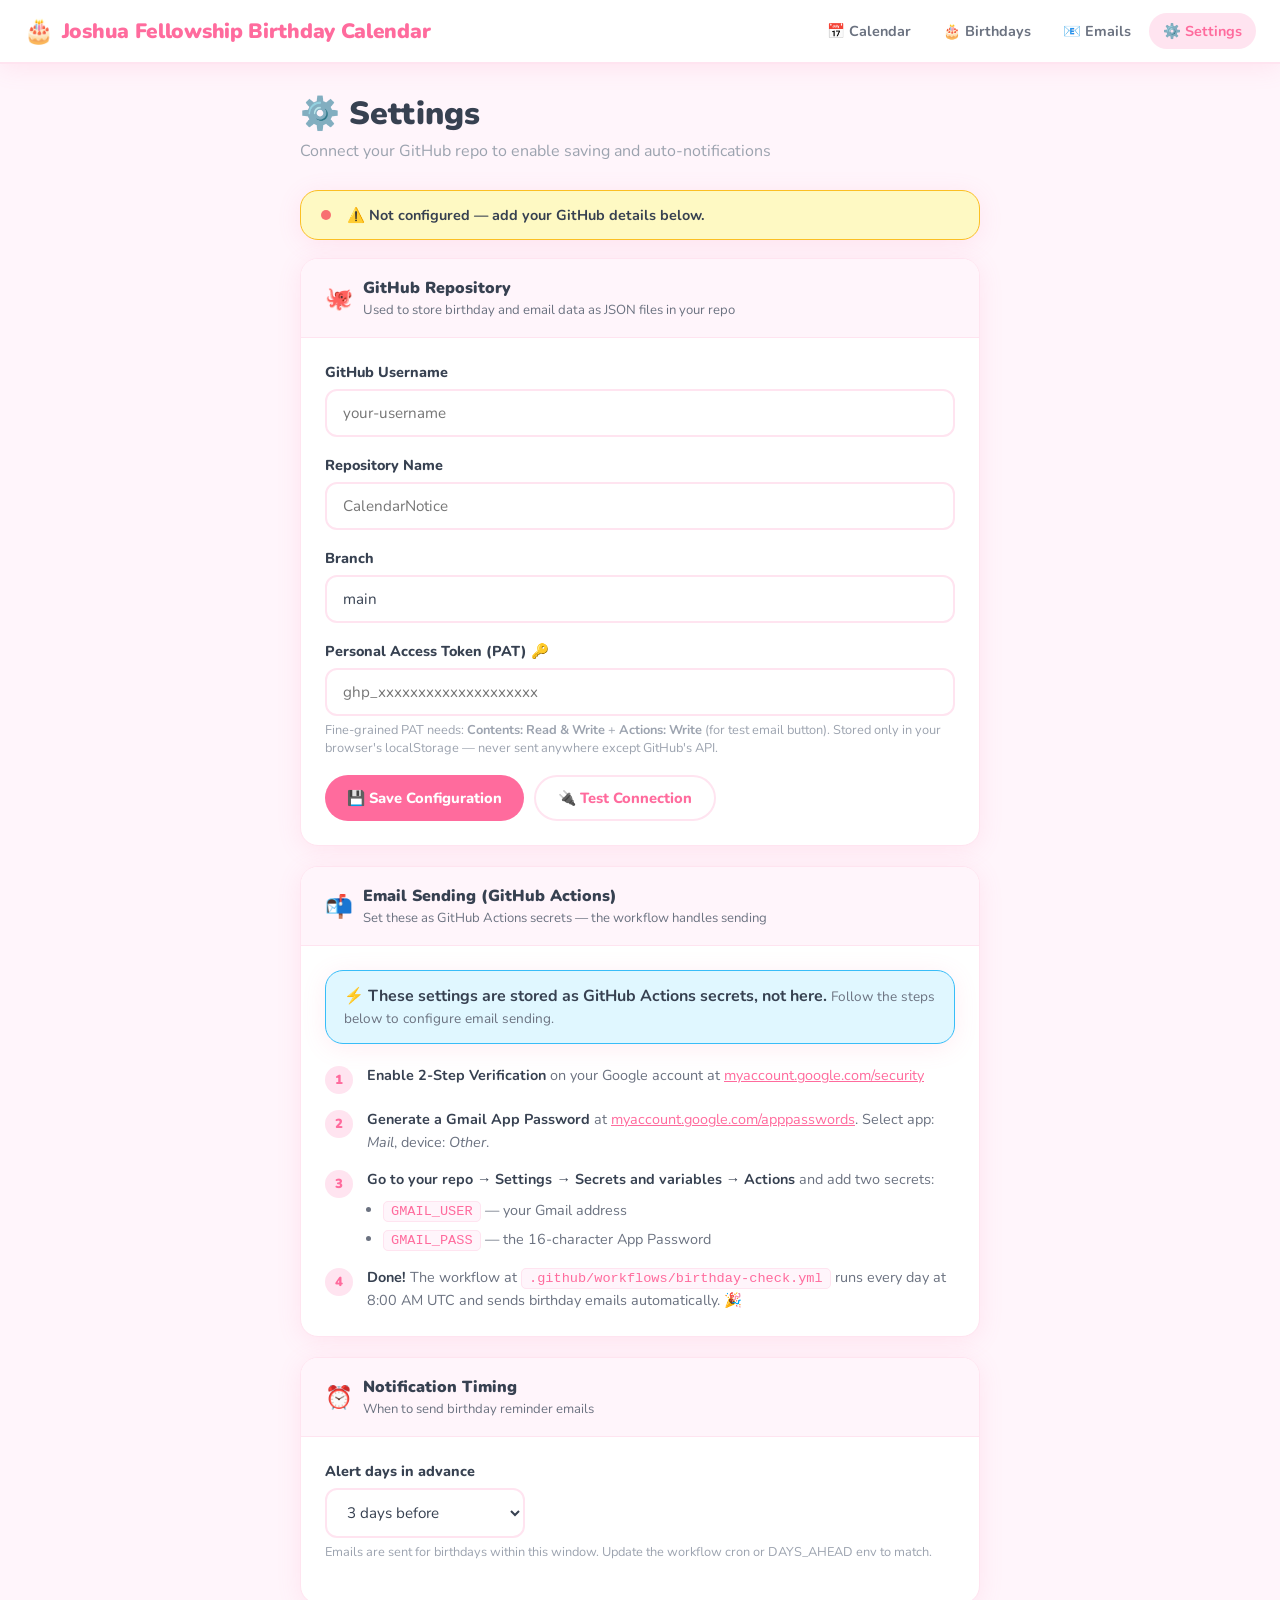
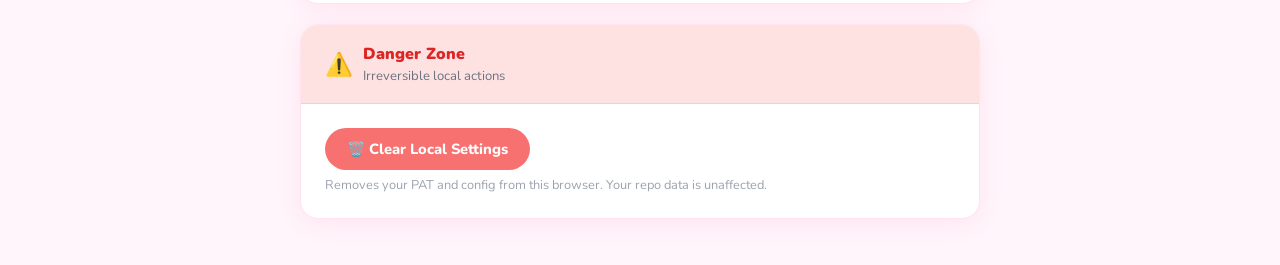
<file: docs/settings.html>
<!DOCTYPE html>
<html lang="en">
<head>
  <meta charset="UTF-8" />
  <meta name="viewport" content="width=device-width, initial-scale=1.0" />
  <title>🎂 Joshua Fellowship Birthday Calendar — Settings</title>
  <link rel="stylesheet" href="css/app.css" />
  <style>
    .settings-section {
      background: white;
      border-radius: var(--radius);
      border: 1.5px solid var(--border);
      box-shadow: var(--shadow);
      margin-bottom: 20px;
      overflow: hidden;
    }
    .settings-section-header {
      padding: 18px 24px;
      border-bottom: 1.5px solid var(--border);
      background: var(--bg);
      display: flex;
      align-items: center;
      gap: 10px;
    }
    .settings-section-header h3 { font-weight: 900; font-size: 1rem; }
    .settings-section-header p { font-size: 0.82rem; color: var(--text-muted); margin-top: 2px; }
    .settings-section-body { padding: 24px; }
    .status-dot { width: 10px; height: 10px; border-radius: 50%; display: inline-block; margin-right: 6px; }
    .status-dot.ok  { background: var(--success); }
    .status-dot.err { background: var(--danger); }
    .step-list { counter-reset: steps; display: flex; flex-direction: column; gap: 14px; }
    .step-item {
      display: flex;
      gap: 14px;
      align-items: flex-start;
    }
    .step-num {
      width: 28px;
      height: 28px;
      border-radius: 50%;
      background: var(--primary-light);
      color: var(--primary);
      font-weight: 900;
      font-size: 0.82rem;
      display: flex;
      align-items: center;
      justify-content: center;
      flex-shrink: 0;
      margin-top: 2px;
    }
    .step-text { font-size: 0.9rem; color: var(--text-muted); line-height: 1.6; }
    .step-text strong { color: var(--text); }
    .code-inline {
      background: var(--bg);
      border: 1px solid var(--border);
      border-radius: 5px;
      padding: 2px 7px;
      font-family: monospace;
      font-size: 0.85rem;
      color: var(--primary);
    }
  </style>
</head>
<body>

<nav class="app-nav" id="app-nav"></nav>

<div class="container" style="max-width:720px">

  <div class="page-header">
    <h1>⚙️ Settings</h1>
    <p>Connect your GitHub repo to enable saving and auto-notifications</p>
  </div>

  <!-- Status banner -->
  <div id="status-banner" class="card mb-3" style="padding:14px 20px;display:flex;align-items:center;gap:10px;font-weight:700;font-size:0.9rem">
    <span class="status-dot" id="status-dot"></span>
    <span id="status-text">Checking configuration...</span>
  </div>

  <!-- GitHub config -->
  <div class="settings-section">
    <div class="settings-section-header">
      <span style="font-size:1.4rem">🐙</span>
      <div>
        <h3>GitHub Repository</h3>
        <p>Used to store birthday and email data as JSON files in your repo</p>
      </div>
    </div>
    <div class="settings-section-body">
      <div class="form-group">
        <label class="form-label">GitHub Username</label>
        <input type="text" id="gh-owner" class="form-control" placeholder="your-username" />
      </div>
      <div class="form-group">
        <label class="form-label">Repository Name</label>
        <input type="text" id="gh-repo" class="form-control" placeholder="CalendarNotice" />
      </div>
      <div class="form-group">
        <label class="form-label">Branch</label>
        <input type="text" id="gh-branch" class="form-control" placeholder="main" value="main" />
      </div>
      <div class="form-group">
        <label class="form-label">Personal Access Token (PAT) 🔑</label>
        <input type="password" id="gh-token" class="form-control" placeholder="ghp_xxxxxxxxxxxxxxxxxxxx" autocomplete="new-password" />
        <div class="form-hint">
          Fine-grained PAT needs: <strong>Contents: Read &amp; Write</strong> + <strong>Actions: Write</strong> (for test email button). Stored only in your browser's localStorage — never sent anywhere except GitHub's API.
        </div>
      </div>
      <div style="display:flex;gap:10px">
        <button class="btn btn-primary" onclick="saveGitHubConfig()">💾 Save Configuration</button>
        <button class="btn btn-ghost" onclick="testConnection()">🔌 Test Connection</button>
      </div>
      <div id="test-result" style="display:none;margin-top:14px;padding:12px 16px;border-radius:var(--radius-xs);font-weight:700;font-size:0.88rem"></div>
    </div>
  </div>

  <!-- Email / Gmail config -->
  <div class="settings-section">
    <div class="settings-section-header">
      <span style="font-size:1.4rem">📬</span>
      <div>
        <h3>Email Sending (GitHub Actions)</h3>
        <p>Set these as GitHub Actions secrets — the workflow handles sending</p>
      </div>
    </div>
    <div class="settings-section-body">
      <div class="card" style="background:var(--accent-light);border-color:var(--accent);padding:14px 18px;margin-bottom:20px">
        <strong>⚡ These settings are stored as GitHub Actions secrets, not here.</strong>
        <span style="font-size:0.85rem;color:var(--text-muted)"> Follow the steps below to configure email sending.</span>
      </div>

      <div class="step-list">
        <div class="step-item">
          <div class="step-num">1</div>
          <div class="step-text">
            <strong>Enable 2-Step Verification</strong> on your Google account at
            <a href="https://myaccount.google.com/security" target="_blank" rel="noopener" style="color:var(--primary)">myaccount.google.com/security</a>
          </div>
        </div>
        <div class="step-item">
          <div class="step-num">2</div>
          <div class="step-text">
            <strong>Generate a Gmail App Password</strong> at
            <a href="https://myaccount.google.com/apppasswords" target="_blank" rel="noopener" style="color:var(--primary)">myaccount.google.com/apppasswords</a>.
            Select app: <em>Mail</em>, device: <em>Other</em>.
          </div>
        </div>
        <div class="step-item">
          <div class="step-num">3</div>
          <div class="step-text">
            <strong>Go to your repo → Settings → Secrets and variables → Actions</strong> and add two secrets:
            <ul style="margin-top:8px;margin-left:16px;display:flex;flex-direction:column;gap:5px">
              <li><span class="code-inline">GMAIL_USER</span> — your Gmail address</li>
              <li><span class="code-inline">GMAIL_PASS</span> — the 16-character App Password</li>
            </ul>
          </div>
        </div>
        <div class="step-item">
          <div class="step-num">4</div>
          <div class="step-text">
            <strong>Done!</strong> The workflow at <span class="code-inline">.github/workflows/birthday-check.yml</span>
            runs every day at 8:00 AM UTC and sends birthday emails automatically. 🎉
          </div>
        </div>
      </div>
    </div>
  </div>

  <!-- Notification timing -->
  <div class="settings-section">
    <div class="settings-section-header">
      <span style="font-size:1.4rem">⏰</span>
      <div>
        <h3>Notification Timing</h3>
        <p>When to send birthday reminder emails</p>
      </div>
    </div>
    <div class="settings-section-body">
      <div class="form-group">
        <label class="form-label">Alert days in advance</label>
        <select id="advance-days" class="form-control" style="max-width:200px" onchange="saveLocalSettings()">
          <option value="0">On the day only</option>
          <option value="1">1 day before</option>
          <option value="3" selected>3 days before</option>
          <option value="7">7 days before</option>
        </select>
        <div class="form-hint">Emails are sent for birthdays within this window. Update the workflow cron or DAYS_AHEAD env to match.</div>
      </div>
    </div>
  </div>

  <!-- Danger zone -->
  <div class="settings-section">
    <div class="settings-section-header" style="background:var(--danger-light);border-bottom-color:#FECACA">
      <span style="font-size:1.4rem">⚠️</span>
      <div>
        <h3 style="color:#DC2626">Danger Zone</h3>
        <p>Irreversible local actions</p>
      </div>
    </div>
    <div class="settings-section-body">
      <button class="btn btn-danger" onclick="clearLocalData()">🗑️ Clear Local Settings</button>
      <p class="form-hint mt-1">Removes your PAT and config from this browser. Your repo data is unaffected.</p>
    </div>
  </div>

</div>

<script src="js/api.js"></script>
<script src="js/app.js"></script>
<script>
  function loadForm() {
    const c = API.getConfig();
    document.getElementById('gh-owner').value  = c.owner;
    document.getElementById('gh-repo').value   = c.repo;
    document.getElementById('gh-branch').value = c.branch || 'main';
    document.getElementById('gh-token').value  = c.token ? '••••••••••••••••' : '';

    const days = localStorage.getItem('advance_days') || '3';
    document.getElementById('advance-days').value = days;

    updateStatusBanner();
  }

  function updateStatusBanner() {
    const dot  = document.getElementById('status-dot');
    const text = document.getElementById('status-text');

    if (API.isConfigured()) {
      dot.className  = 'status-dot ok';
      text.textContent = '✅ GitHub configuration is set. Ready to go!';
      document.getElementById('status-banner').style.borderColor = 'var(--success)';
      document.getElementById('status-banner').style.background  = 'var(--success-light)';
    } else {
      dot.className  = 'status-dot err';
      text.textContent = '⚠️ Not configured — add your GitHub details below.';
      document.getElementById('status-banner').style.borderColor = 'var(--warning)';
      document.getElementById('status-banner').style.background  = 'var(--warning-light)';
    }
  }

  function saveGitHubConfig() {
    const owner  = document.getElementById('gh-owner').value.trim();
    const repo   = document.getElementById('gh-repo').value.trim();
    const branch = document.getElementById('gh-branch').value.trim() || 'main';
    const token  = document.getElementById('gh-token').value.trim();

    if (!owner || !repo) {
      toast('Please fill in username and repo name.', 'warning');
      return;
    }

    // Only update token if not placeholder
    if (token && !token.includes('•')) {
      localStorage.setItem('gh_token', token);
    }
    localStorage.setItem('gh_owner', owner);
    localStorage.setItem('gh_repo', repo);
    localStorage.setItem('gh_branch', branch);

    toast('Settings saved! 🎉');
    updateStatusBanner();
  }

  async function testConnection() {
    const resultEl = document.getElementById('test-result');
    resultEl.style.display = 'block';
    resultEl.style.background = 'var(--accent-light)';
    resultEl.style.borderLeft = '4px solid var(--accent)';
    resultEl.textContent = '🔌 Testing connection...';

    try {
      const { owner, repo, token, branch } = API.getConfig();
      if (!token || !owner || !repo) throw new Error('Configuration incomplete');

      const res = await fetch(`https://api.github.com/repos/${owner}/${repo}`, {
        headers: { Authorization: `token ${token}` },
      });

      if (!res.ok) throw new Error(`GitHub returned ${res.status}`);
      const data = await res.json();

      resultEl.style.background = 'var(--success-light)';
      resultEl.style.borderLeft = '4px solid var(--success)';
      resultEl.textContent = `✅ Connected to ${data.full_name} (${data.private ? 'private' : 'public'}) on branch "${branch}"`;
    } catch (err) {
      resultEl.style.background = 'var(--danger-light)';
      resultEl.style.borderLeft = '4px solid var(--danger)';
      resultEl.textContent = `❌ Connection failed: ${err.message}`;
    }
  }

  function saveLocalSettings() {
    localStorage.setItem('advance_days', document.getElementById('advance-days').value);
    toast('Timing preference saved! ⏰');
  }

  function clearLocalData() {
    if (!confirm('Clear all local settings? Your repo data will not be affected.')) return;
    ['gh_token','gh_owner','gh_repo','gh_branch','advance_days'].forEach(k => localStorage.removeItem(k));
    loadForm();
    toast('Local settings cleared 🗑️');
  }

  loadForm();
</script>
</body>
</html>
</file>
<file: docs/css/app.css>
@import url('https://fonts.googleapis.com/css2?family=Nunito:wght@400;500;600;700;800;900&display=swap');

:root {
  --bg: #FFF5FB;
  --primary: #FF6B9D;
  --primary-dark: #E8528A;
  --primary-light: #FFE4F0;
  --secondary: #C084FC;
  --secondary-light: #F3E8FF;
  --accent: #38BDF8;
  --accent-light: #E0F7FF;
  --success: #4ADE80;
  --success-light: #DCFCE7;
  --warning: #FBBF24;
  --warning-light: #FEF9C3;
  --danger: #F87171;
  --danger-light: #FEE2E2;
  --text: #374151;
  --text-light: #9CA3AF;
  --text-muted: #6B7280;
  --card-bg: #FFFFFF;
  --border: #FFE4F0;
  --border-light: #FFF0F7;
  --shadow: 0 4px 24px rgba(255, 107, 157, 0.12);
  --shadow-hover: 0 8px 32px rgba(255, 107, 157, 0.22);
  --radius: 18px;
  --radius-sm: 12px;
  --radius-xs: 8px;
  --radius-full: 999px;
}

* { box-sizing: border-box; margin: 0; padding: 0; }

body {
  font-family: 'Nunito', sans-serif;
  background: var(--bg);
  color: var(--text);
  min-height: 100vh;
}

/* ── NAV ─────────────────────────────────── */
.app-nav {
  background: white;
  border-bottom: 2px solid var(--border);
  padding: 0 24px;
  display: flex;
  align-items: center;
  gap: 4px;
  box-shadow: var(--shadow);
  position: sticky;
  top: 0;
  z-index: 100;
  height: 64px;
}

.nav-brand {
  font-size: 1.3rem;
  font-weight: 900;
  color: var(--primary);
  text-decoration: none;
  margin-right: auto;
  display: flex;
  align-items: center;
  gap: 8px;
  letter-spacing: -0.3px;
}

.nav-brand span { font-size: 1.5rem; }

.nav-link {
  color: var(--text-muted);
  text-decoration: none;
  font-weight: 700;
  padding: 8px 14px;
  border-radius: var(--radius-full);
  transition: all 0.2s;
  font-size: 0.9rem;
  white-space: nowrap;
}

.nav-link:hover { background: var(--primary-light); color: var(--primary); }
.nav-link.active { background: var(--primary-light); color: var(--primary); }

/* ── CONTAINER ───────────────────────────── */
.container { max-width: 1080px; margin: 0 auto; padding: 28px 20px; }

/* ── PAGE HEADER ─────────────────────────── */
.page-header { margin-bottom: 28px; }

.page-header h1 {
  font-size: 2rem;
  font-weight: 900;
  color: var(--text);
  display: flex;
  align-items: center;
  gap: 10px;
}

.page-header p { color: var(--text-light); margin-top: 5px; font-size: 1rem; }

/* ── CARDS ───────────────────────────────── */
.card {
  background: var(--card-bg);
  border-radius: var(--radius);
  padding: 24px;
  box-shadow: var(--shadow);
  border: 1.5px solid var(--border);
}

.card-sm { padding: 16px; border-radius: var(--radius-sm); }

/* ── BUTTONS ─────────────────────────────── */
.btn {
  display: inline-flex;
  align-items: center;
  gap: 9px;
  padding: 11px 22px;
  border-radius: var(--radius-full);
  border: none;
  cursor: pointer;
  font-family: 'Nunito', sans-serif;
  font-weight: 800;
  font-size: 0.92rem;
  transition: all 0.2s;
  text-decoration: none;
  white-space: nowrap;
}

.btn:active { transform: scale(0.97); }

.btn-primary { background: var(--primary); color: white; }
.btn-primary:hover { background: var(--primary-dark); transform: translateY(-2px); box-shadow: 0 6px 16px rgba(255,107,157,0.4); }

.btn-secondary { background: var(--secondary); color: white; }
.btn-secondary:hover { filter: brightness(1.1); transform: translateY(-2px); }

.btn-danger { background: var(--danger); color: white; }
.btn-danger:hover { filter: brightness(1.1); }

.btn-ghost { background: transparent; color: var(--primary); border: 2px solid var(--border); }
.btn-ghost:hover { background: var(--primary-light); border-color: var(--primary); }

.btn-sm { padding: 7px 14px; font-size: 0.82rem; }
.btn-icon { width: 36px; height: 36px; padding: 0; justify-content: center; border-radius: 50%; }

/* ── FORM ────────────────────────────────── */
.form-group { margin-bottom: 18px; }

.form-label {
  display: block;
  font-weight: 800;
  margin-bottom: 7px;
  color: var(--text);
  font-size: 0.9rem;
}

.form-control {
  width: 100%;
  padding: 12px 16px;
  border: 2px solid var(--border);
  border-radius: var(--radius-sm);
  font-family: 'Nunito', sans-serif;
  font-size: 0.95rem;
  color: var(--text);
  outline: none;
  transition: border-color 0.2s, box-shadow 0.2s;
  background: white;
}

.form-control:focus {
  border-color: var(--primary);
  box-shadow: 0 0 0 4px rgba(255,107,157,0.12);
}

.form-hint { font-size: 0.8rem; color: var(--text-light); margin-top: 5px; }

/* ── TOGGLE BUTTONS ──────────────────────── */
.toggle-group { display: flex; gap: 8px; }

.toggle-btn {
  flex: 1;
  padding: 11px 12px;
  border: 2px solid var(--border);
  border-radius: var(--radius-sm);
  background: white;
  cursor: pointer;
  font-family: 'Nunito', sans-serif;
  font-weight: 700;
  color: var(--text-muted);
  text-align: center;
  transition: all 0.2s;
  font-size: 0.9rem;
}

.toggle-btn:hover { border-color: var(--primary); color: var(--primary); background: var(--primary-light); }
.toggle-btn.active { border-color: var(--primary); background: var(--primary-light); color: var(--primary); }

/* ── BADGES ──────────────────────────────── */
.badge {
  display: inline-flex;
  align-items: center;
  gap: 4px;
  padding: 4px 11px;
  border-radius: var(--radius-full);
  font-size: 0.78rem;
  font-weight: 800;
  white-space: nowrap;
  letter-spacing: 0.2px;
}

.badge-pink  { background: var(--primary-light); color: var(--primary); }
.badge-purple { background: var(--secondary-light); color: #9333EA; }
.badge-blue  { background: var(--accent-light); color: #0284C7; }
.badge-green { background: var(--success-light); color: #16A34A; }
.badge-yellow { background: var(--warning-light); color: #B45309; }
.badge-red   { background: var(--danger-light); color: #DC2626; }

/* ── TABLE ───────────────────────────────── */
.table-wrap { overflow-x: auto; }

.table-cute {
  width: 100%;
  border-collapse: collapse;
}

.table-cute th {
  background: var(--bg);
  padding: 12px 16px;
  white-space: nowrap;
  text-align: left;
  font-weight: 800;
  color: var(--text-light);
  font-size: 0.78rem;
  text-transform: uppercase;
  letter-spacing: 0.8px;
  border-bottom: 2px solid var(--border);
}

.table-cute td {
  padding: 14px 16px;
  border-bottom: 1px solid var(--border-light);
  white-space: nowrap;
  font-size: 0.93rem;
}

.table-cute tbody tr:hover td { background: #FFFBFD; }
.table-cute tbody tr:last-child td { border-bottom: none; }

/* ── MODAL ───────────────────────────────── */
.modal-overlay {
  display: none;
  position: fixed;
  inset: 0;
  background: rgba(55, 65, 81, 0.35);
  backdrop-filter: blur(4px);
  z-index: 500;
  align-items: center;
  justify-content: center;
  padding: 20px;
}

.modal-overlay.open { display: flex; }

.modal {
  background: white;
  border-radius: var(--radius);
  padding: 32px;
  width: 100%;
  max-width: 680px;
  box-shadow: 0 24px 64px rgba(0,0,0,0.18);
  animation: popIn 0.25s ease;
  max-height: 90vh;
  overflow-y: auto;
}

@keyframes popIn {
  from { transform: scale(0.92) translateY(10px); opacity: 0; }
  to   { transform: scale(1) translateY(0); opacity: 1; }
}

.modal-header {
  display: flex;
  align-items: center;
  justify-content: space-between;
  margin-bottom: 24px;
}

.modal-header h2 { font-size: 1.35rem; font-weight: 900; }
.modal-close {
  background: var(--bg);
  border: none;
  border-radius: 50%;
  width: 34px;
  height: 34px;
  cursor: pointer;
  font-size: 1.1rem;
  display: flex;
  align-items: center;
  justify-content: center;
  transition: background 0.2s;
}
.modal-close:hover { background: var(--primary-light); }

/* ── TOAST ───────────────────────────────── */
.toast-container {
  position: fixed;
  bottom: 24px;
  right: 24px;
  z-index: 999;
  display: flex;
  flex-direction: column;
  gap: 8px;
  pointer-events: none;
}

.toast {
  background: white;
  border-radius: var(--radius-sm);
  padding: 13px 20px;
  box-shadow: 0 8px 28px rgba(0,0,0,0.14);
  border-left: 4px solid var(--primary);
  font-weight: 700;
  font-size: 0.9rem;
  animation: slideIn 0.3s ease;
  max-width: 320px;
}

.toast.error { border-left-color: var(--danger); }
.toast.warning { border-left-color: var(--warning); }
.toast.success { border-left-color: var(--success); }

@keyframes slideIn {
  from { transform: translateX(110%); opacity: 0; }
  to   { transform: translateX(0); opacity: 1; }
}

/* ── EMPTY STATE ─────────────────────────── */
.empty-state {
  text-align: center;
  padding: 56px 24px;
  color: var(--text-light);
}

.empty-state .empty-icon { font-size: 3.5rem; margin-bottom: 12px; }
.empty-state h3 { font-size: 1.1rem; font-weight: 800; color: var(--text-muted); margin-bottom: 6px; }
.empty-state p { font-size: 0.9rem; }

/* ── STATS ROW ───────────────────────────── */
.stats-row {
  display: grid;
  grid-template-columns: repeat(auto-fit, minmax(160px, 1fr));
  gap: 14px;
  margin-bottom: 24px;
}

.stat-card {
  background: white;
  border-radius: var(--radius-sm);
  padding: 18px 20px;
  border: 1.5px solid var(--border);
  box-shadow: var(--shadow);
}

.stat-card .stat-icon { font-size: 1.6rem; margin-bottom: 6px; }
.stat-card .stat-value { font-size: 1.8rem; font-weight: 900; color: var(--primary); line-height: 1; }
.stat-card .stat-label { font-size: 0.8rem; font-weight: 700; color: var(--text-light); margin-top: 2px; text-transform: uppercase; letter-spacing: 0.5px; }

/* ── GRID ────────────────────────────────── */
.grid-2 { display: grid; grid-template-columns: 1fr 1fr; gap: 16px; }
.grid-3 { display: grid; grid-template-columns: 1fr 1fr 1fr; gap: 16px; }

/* ── CALENDAR OVERRIDES ──────────────────── */
.fc { font-family: 'Nunito', sans-serif !important; }
.fc-toolbar-title { font-size: 1.3rem !important; font-weight: 900 !important; color: var(--text) !important; margin: 0 16px !important; }
.fc-toolbar-chunk { display: flex !important; align-items: center !important; gap: 8px !important; }
.fc .fc-toolbar { gap: 12px !important; }
.fc-button-primary {
  background-color: var(--primary) !important;
  border-color: var(--primary) !important;
  font-family: 'Nunito', sans-serif !important;
  font-weight: 700 !important;
  border-radius: var(--radius-sm) !important;
  padding: 7px 14px !important;
}
.fc-button-primary:hover { background-color: var(--primary-dark) !important; border-color: var(--primary-dark) !important; }
.fc-button-primary:not(:disabled).fc-button-active { background-color: var(--primary-dark) !important; border-color: var(--primary-dark) !important; }
.fc .fc-button-group { gap: 6px !important; }
.fc .fc-button-group .fc-button { border-radius: var(--radius-sm) !important; margin: 0 !important; }
.fc-daygrid-event {
  border-radius: 6px !important;
  border: none !important;
  padding: 2px 6px !important;
  font-weight: 700 !important;
  font-size: 0.78rem !important;
}
.fc-day-today { background: #FFF5FB !important; }
.fc-col-header-cell { font-weight: 800 !important; color: var(--text-muted) !important; font-size: 0.82rem !important; }
.fc-daygrid-day-number { font-weight: 700 !important; color: var(--text) !important; }

/* ── UPCOMING BIRTHDAYS ──────────────────── */
.upcoming-list { display: flex; flex-direction: column; gap: 10px; }

.upcoming-item {
  display: flex;
  align-items: center;
  gap: 14px;
  padding: 13px 16px;
  background: var(--bg);
  border-radius: var(--radius-sm);
  border: 1.5px solid var(--border);
  transition: all 0.2s;
}

.upcoming-item:hover { border-color: var(--primary); background: var(--primary-light); }

.upcoming-avatar {
  width: 42px;
  height: 42px;
  border-radius: 50%;
  display: flex;
  align-items: center;
  justify-content: center;
  font-size: 1.3rem;
  flex-shrink: 0;
}

.upcoming-name { font-weight: 800; font-size: 0.95rem; }
.upcoming-date { font-size: 0.82rem; color: var(--text-muted); font-weight: 600; }
.upcoming-days { margin-left: auto; font-weight: 900; font-size: 0.85rem; }

/* ── CONFIG BANNER ───────────────────────── */
.config-banner {
  background: var(--warning-light);
  border: 2px solid var(--warning);
  border-radius: var(--radius-sm);
  padding: 14px 20px;
  display: flex;
  align-items: center;
  gap: 12px;
  margin-bottom: 24px;
  font-weight: 700;
  font-size: 0.9rem;
  color: #92400E;
}

.config-banner a { color: #92400E; }

/* ── DIVIDER ─────────────────────────────── */
.divider {
  height: 1px;
  background: var(--border);
  margin: 20px 0;
}

/* ── FLEX UTILS ──────────────────────────── */
.flex { display: flex; }
.flex-between { display: flex; align-items: center; justify-content: space-between; }
.flex-center { display: flex; align-items: center; }
.gap-2 { gap: 8px; }
.gap-3 { gap: 12px; }
.gap-4 { gap: 16px; }
.mt-1 { margin-top: 6px; }
.mt-2 { margin-top: 12px; }
.mt-3 { margin-top: 18px; }
.mt-4 { margin-top: 24px; }
.mb-2 { margin-bottom: 12px; }
.mb-3 { margin-bottom: 18px; }

/* ── RESPONSIVE ──────────────────────────── */
@media (max-width: 640px) {
  .app-nav { height: auto; padding: 12px 16px; flex-wrap: wrap; gap: 4px; }
  .nav-brand { width: 100%; margin-bottom: 4px; }
  .nav-link { padding: 6px 10px; font-size: 0.82rem; }
  .grid-2, .grid-3 { grid-template-columns: 1fr; }
  .container { padding: 16px 14px; }
  .modal { padding: 24px 18px; }
  .page-header h1 { font-size: 1.5rem; }
}
</file>
